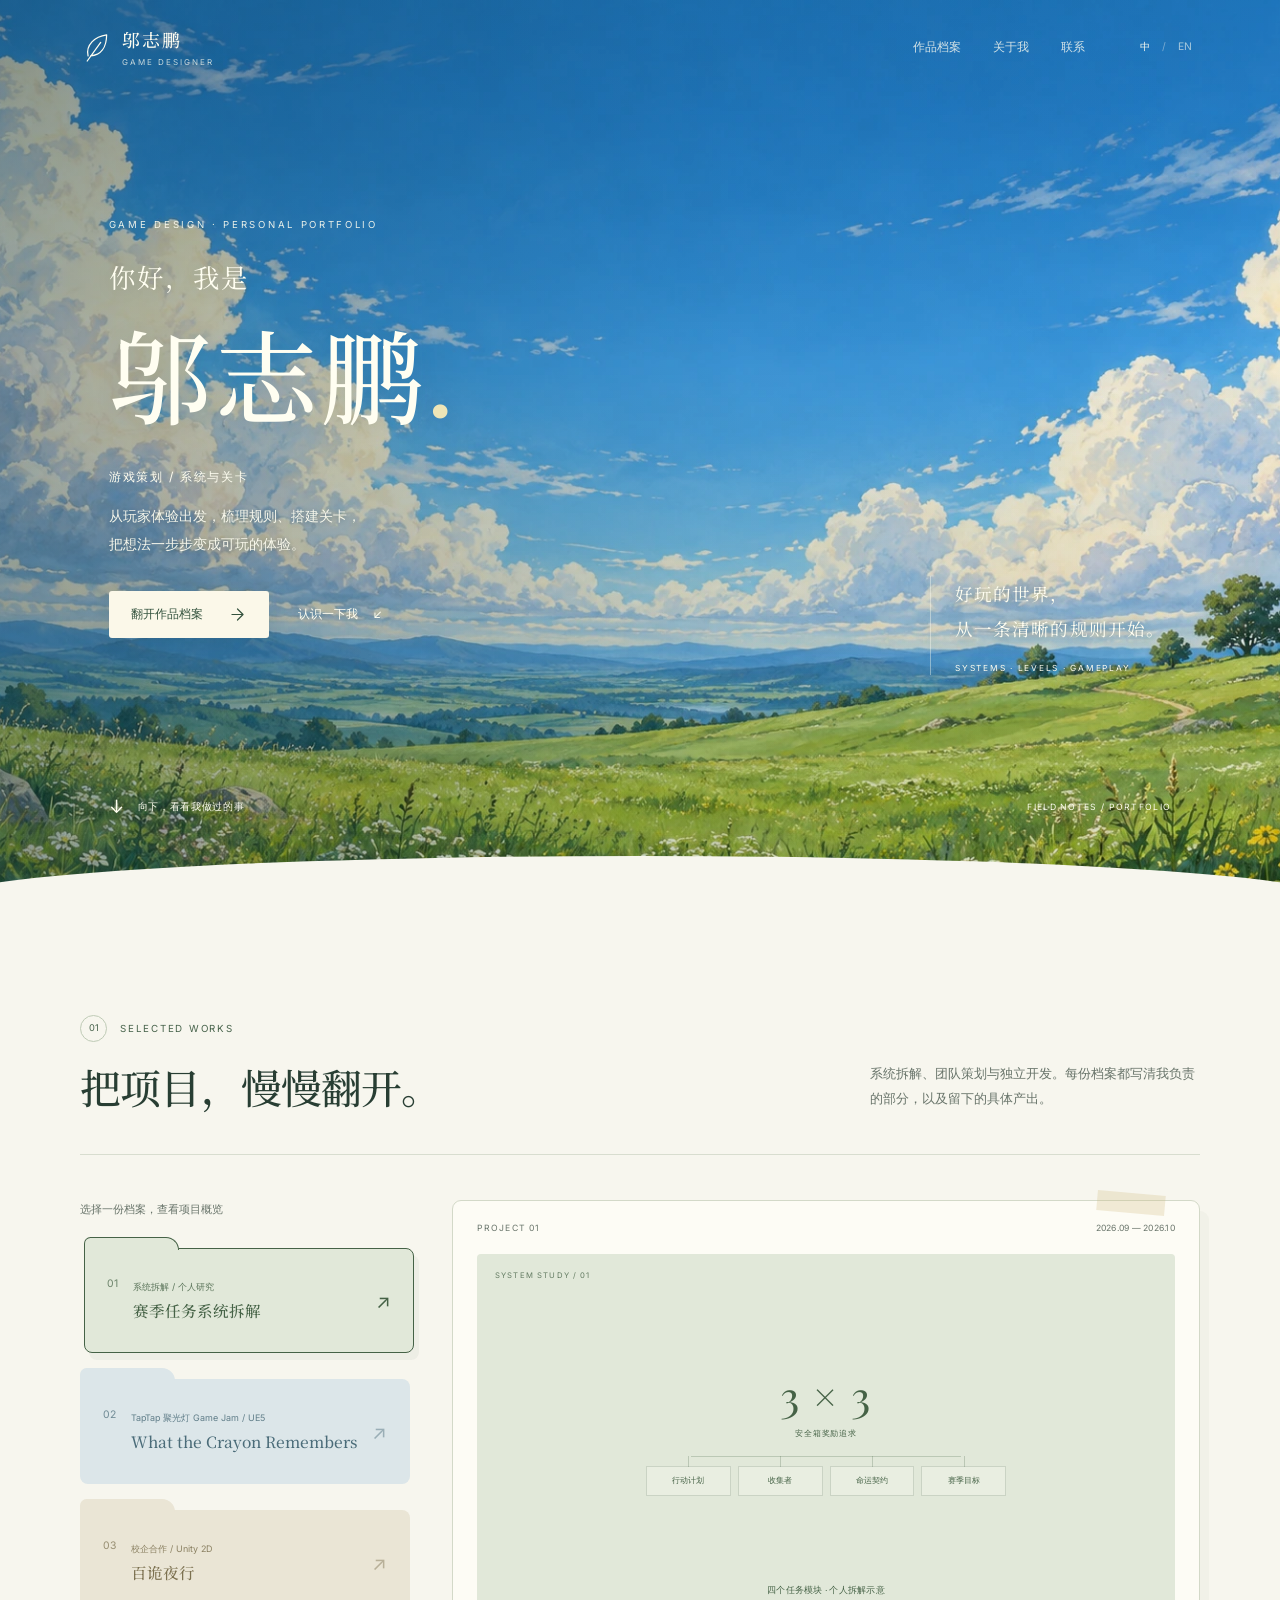
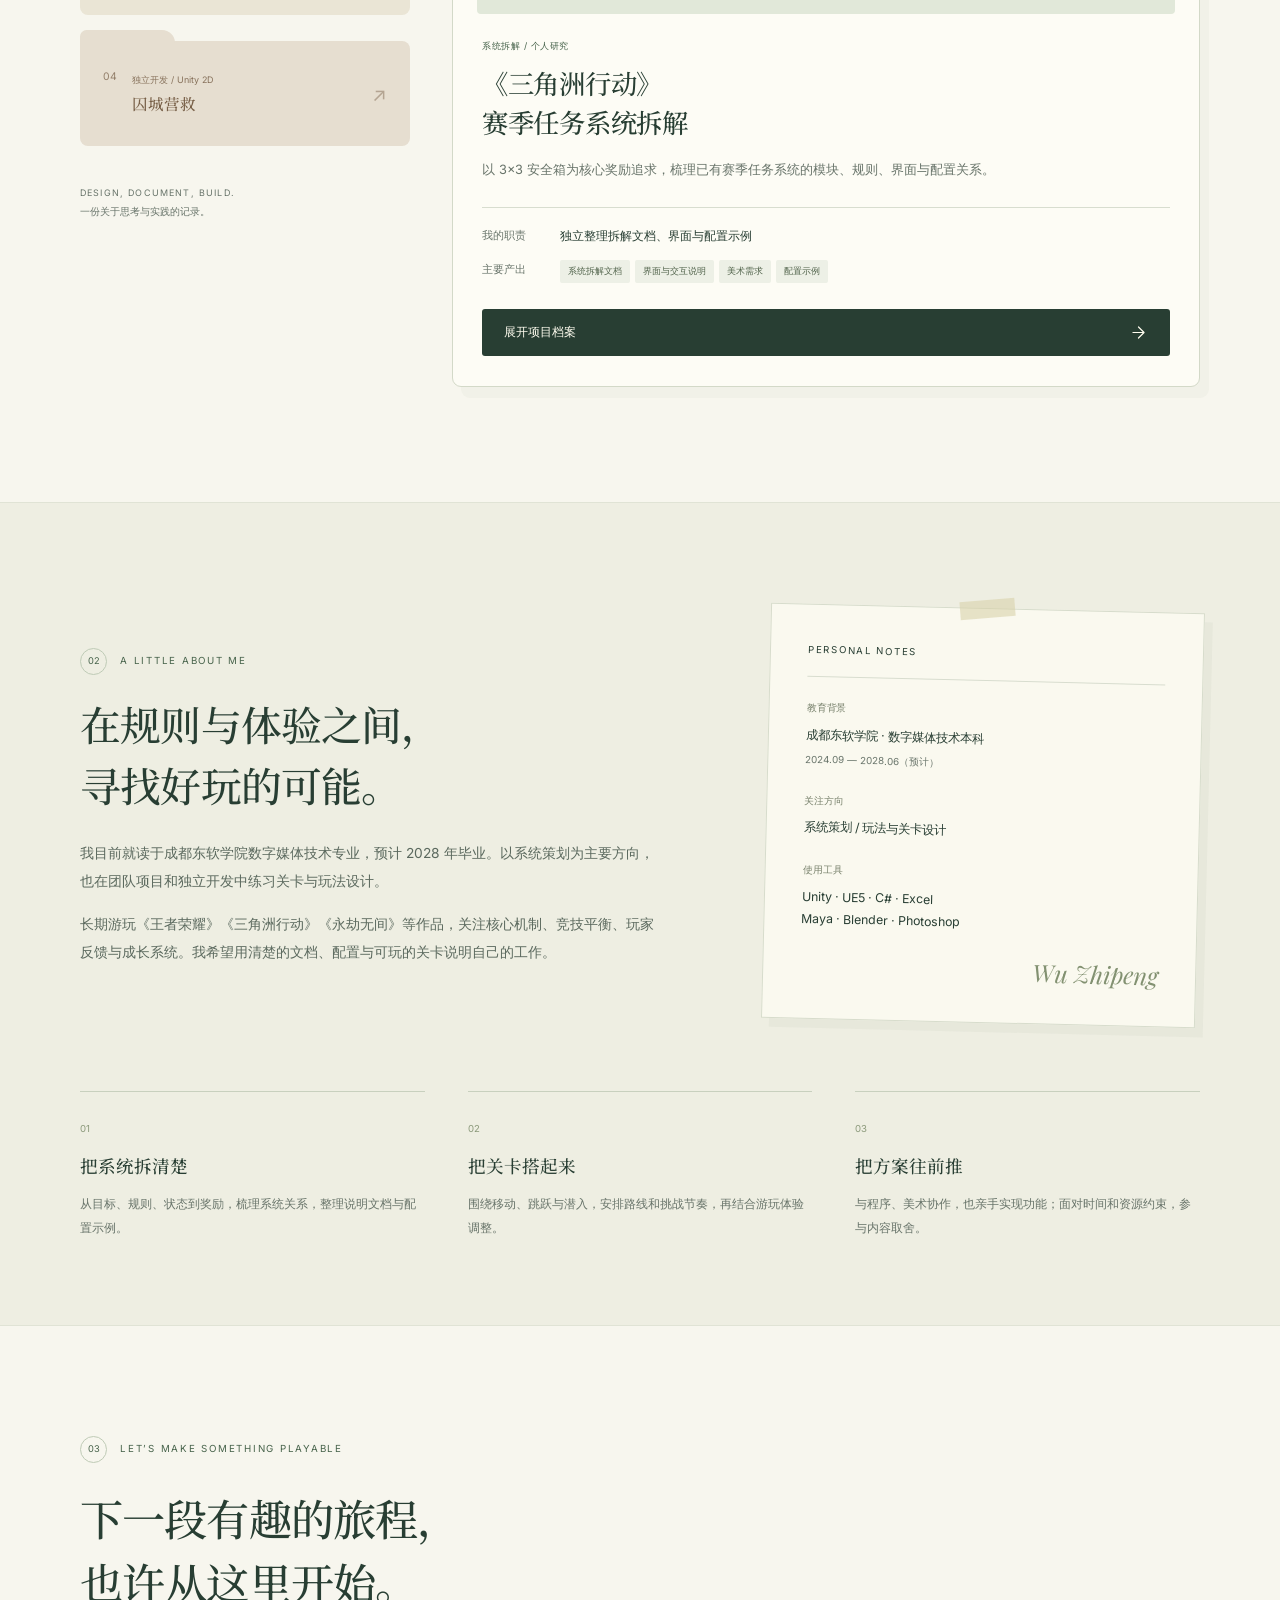
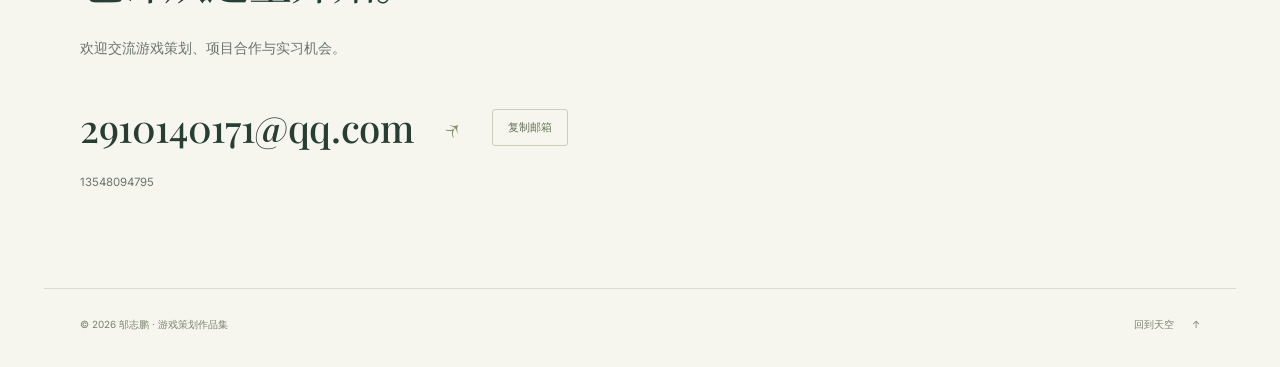
<file: index.html>
<!doctype html><html lang="zh-CN"><head><meta charset="utf-8"><meta name="viewport" content="width=device-width,initial-scale=1"><title>邬志鹏 · 游戏策划作品集</title><meta name="description" content="邬志鹏的游戏策划作品集。系统拆解、玩法与关卡设计，以及 Unity 2D 独立开发实践。"><meta name="theme-color" content="#f6f5ed"><link rel="icon" href="data:,"><link rel="preconnect" href="https://fonts.googleapis.com"><link rel="preconnect" href="https://fonts.gstatic.com" crossorigin><link href="https://fonts.googleapis.com/css2?family=Inter:wght@400;500;600&family=Noto+Serif+SC:wght@400;500;600&family=Playfair+Display:ital,wght@0,400;0,500;0,600;1,400&display=swap" rel="stylesheet"><link rel="stylesheet" href="css/style.css"><link rel="preload" as="image" href="images/meadow-sky.webp"><meta property="og:type" content="website"><meta property="og:title" content="邬志鹏 · 游戏策划作品集"><meta property="og:description" content="邬志鹏的游戏策划作品集。系统拆解、玩法与关卡设计，以及 Unity 2D 独立开发实践。"><script>try{if(!false&&location.hash==='#projects'&&sessionStorage.getItem('portfolio-archive-return'))document.documentElement.classList.add('restoring');}catch{}</script><noscript><style>.restoring{visibility:visible!important}.archive-tabs{display:none}</style></noscript><script defer src="js/content.js"></script><script defer src="js/views.js"></script><script defer src="js/main.js"></script></head><body data-page="home"><div id="app"><a class="skip-link" href="#main">跳到正文</a><header class="site-header"><div class="header-inner"><a class="brand" href="#home" aria-label="邬志鹏"><svg class="brand-leaf" viewBox="0 0 32 36" fill="none" aria-hidden="true"><path d="M6 28C3 15 14 5 28 3c0 15-7 24-19 25M5 34 21 12" stroke="currentColor" stroke-width="1.5" stroke-linecap="round" stroke-linejoin="round"/></svg><span>邬志鹏<small>GAME DESIGNER</small></span></a><nav class="main-nav" aria-label="页面导航"><a href="#projects" data-nav="projects">作品档案</a><a href="#about" data-nav="about">关于我</a><a href="#contact" data-nav="contact">联系</a></nav><div class="language-switch" role="group" aria-label="Language / 语言"><button type="button" data-language="zh" aria-pressed="true" aria-label="中文">中</button><span aria-hidden="true">/</span><button type="button" data-language="en" aria-pressed="false" aria-label="English">EN</button></div></div></header><main id="main"><section class="hero" id="home" aria-labelledby="hero-title"><div class="hero-landscape" aria-hidden="true"></div><div class="hero-shade" aria-hidden="true"></div><div class="hero-inner"><p class="hero-eyebrow">GAME DESIGN · PERSONAL PORTFOLIO</p><h1 id="hero-title"><span>你好，我是</span><strong>邬志鹏<span class="name-dot">.</span></strong></h1><p class="hero-role">游戏策划 / 系统与关卡</p><p class="hero-description">从玩家体验出发，梳理规则、搭建关卡，<br>把想法一步步变成可玩的体验。</p><div class="hero-actions"><a class="button button-paper" href="#projects">翻开作品档案<svg viewBox="0 0 24 24" fill="none" aria-hidden="true"><path d="M5 12h14M12 5l7 7-7 7" stroke="currentColor" stroke-width="1.5" stroke-linecap="round" stroke-linejoin="round"/></svg></a><a class="text-link" href="#about">认识一下我<span aria-hidden="true">↙</span></a></div></div><p class="hero-note">好玩的世界，<br>从一条清晰的规则开始。<small>SYSTEMS · LEVELS · GAMEPLAY</small></p><a class="hero-scroll" href="#projects"><span aria-hidden="true">↓</span>向下，看看我做过的事</a><span class="hero-edition" aria-hidden="true">FIELD NOTES / PORTFOLIO</span></section>
  <section class="archives content-section" id="projects" aria-labelledby="archive-title"><div class="section-intro"><div><p class="eyebrow"><span class="section-number">01</span>SELECTED WORKS</p><h2 id="archive-title">把项目，慢慢翻开。</h2></div><p class="section-description">系统拆解、团队策划与独立开发。每份档案都写清我负责的部分，以及留下的具体产出。</p></div><div class="archive-workspace"><div class="archive-index"><p class="index-hint">选择一份档案，查看项目概览</p><div class="archive-tabs" role="tablist" aria-label="作品档案" aria-orientation="vertical"><button class="archive-tab accent-sage is-selected" type="button" id="tab-delta-force" role="tab" aria-selected="true" aria-controls="project-preview" tabindex="0" data-project-select="delta-force"><span class="tab-number">01</span><span class="tab-text"><small>系统拆解 / 个人研究</small><strong>赛季任务系统拆解</strong></span><span class="tab-arrow" aria-hidden="true">↗</span></button><button class="archive-tab accent-sky" type="button" id="tab-crayon" role="tab" aria-selected="false" aria-controls="project-preview" tabindex="-1" data-project-select="crayon"><span class="tab-number">02</span><span class="tab-text"><small>TapTap 聚光灯 Game Jam / UE5</small><strong>What the Crayon Remembers</strong></span><span class="tab-arrow" aria-hidden="true">↗</span></button><button class="archive-tab accent-sand" type="button" id="tab-baigui" role="tab" aria-selected="false" aria-controls="project-preview" tabindex="-1" data-project-select="baigui"><span class="tab-number">03</span><span class="tab-text"><small>校企合作 / Unity 2D</small><strong>百诡夜行</strong></span><span class="tab-arrow" aria-hidden="true">↗</span></button><button class="archive-tab accent-earth" type="button" id="tab-prison-rescue" role="tab" aria-selected="false" aria-controls="project-preview" tabindex="-1" data-project-select="prison-rescue"><span class="tab-number">04</span><span class="tab-text"><small>独立开发 / Unity 2D</small><strong>囚城营救</strong></span><span class="tab-arrow" aria-hidden="true">↗</span></button></div><p class="index-note">DESIGN, DOCUMENT, BUILD.<br><span>一份关于思考与实践的记录。</span></p></div><div id="project-preview" class="project-showcase accent-sage" role="tabpanel" aria-labelledby="tab-delta-force" tabindex="0"><div class="showcase-topline"><span>PROJECT 01</span><span>2026.09 — 2026.10</span></div><div class="archive-art art-systems" role="img" aria-label="四个任务模块 · 个人拆解示意"><span class="art-label">SYSTEM STUDY / 01</span><div class="system-map"><div class="system-core">3 × 3<small>安全箱奖励追求</small></div><div class="system-modules"><span>行动计划</span><span>收集者</span><span>命运契约</span><span>赛季目标</span></div></div><span class="art-caption">四个任务模块 · 个人拆解示意</span></div><div class="showcase-copy"><p class="eyebrow">系统拆解 / 个人研究</p><h3>《三角洲行动》<br>赛季任务系统拆解</h3><p class="project-summary">以 3×3 安全箱为核心奖励追求，梳理已有赛季任务系统的模块、规则、界面与配置关系。</p><dl class="project-facts"><div><dt>我的职责</dt><dd>独立整理拆解文档、界面与配置示例</dd></div><div><dt>主要产出</dt><dd class="output-tags"><span>系统拆解文档</span><span>界面与交互说明</span><span>美术需求</span><span>配置示例</span></dd></div></dl><a class="button button-ink project-detail-link" href="projects/delta-force.html" data-project-open="delta-force">展开项目档案<svg viewBox="0 0 24 24" fill="none" aria-hidden="true"><path d="M5 12h14M12 5l7 7-7 7" stroke="currentColor" stroke-width="1.5" stroke-linecap="round" stroke-linejoin="round"/></svg></a></div></div></div><noscript><div class="noscript-projects"><p>也可以直接访问各项目详情：</p><a href="projects/delta-force.html">赛季任务系统拆解 <svg viewBox="0 0 24 24" fill="none" aria-hidden="true"><path d="M5 12h14M12 5l7 7-7 7" stroke="currentColor" stroke-width="1.5" stroke-linecap="round" stroke-linejoin="round"/></svg></a><a href="projects/crayon.html">What the Crayon Remembers <svg viewBox="0 0 24 24" fill="none" aria-hidden="true"><path d="M5 12h14M12 5l7 7-7 7" stroke="currentColor" stroke-width="1.5" stroke-linecap="round" stroke-linejoin="round"/></svg></a><a href="projects/baigui.html">百诡夜行 <svg viewBox="0 0 24 24" fill="none" aria-hidden="true"><path d="M5 12h14M12 5l7 7-7 7" stroke="currentColor" stroke-width="1.5" stroke-linecap="round" stroke-linejoin="round"/></svg></a><a href="projects/prison-rescue.html">囚城营救 <svg viewBox="0 0 24 24" fill="none" aria-hidden="true"><path d="M5 12h14M12 5l7 7-7 7" stroke="currentColor" stroke-width="1.5" stroke-linecap="round" stroke-linejoin="round"/></svg></a></div></noscript></section>
  <section class="about-section" id="about" aria-labelledby="about-title"><div class="about-inner content-section"><div class="about-heading"><p class="eyebrow"><span class="section-number">02</span>A LITTLE ABOUT ME</p><h2 id="about-title">在规则与体验之间，<br>寻找好玩的可能。</h2><p>我目前就读于成都东软学院数字媒体技术专业，预计 2028 年毕业。以系统策划为主要方向，也在团队项目和独立开发中练习关卡与玩法设计。</p><p>长期游玩《王者荣耀》《三角洲行动》《永劫无间》等作品，关注核心机制、竞技平衡、玩家反馈与成长系统。我希望用清楚的文档、配置与可玩的关卡说明自己的工作。</p></div><div class="profile-note"><span class="note-pin" aria-hidden="true"></span><p class="note-heading">PERSONAL NOTES</p><dl><div><dt>教育背景</dt><dd>成都东软学院 · 数字媒体技术本科<small>2024.09 — 2028.06（预计）</small></dd></div><div><dt>关注方向</dt><dd>系统策划 / 玩法与关卡设计</dd></div><div><dt>使用工具</dt><dd>Unity · UE5 · C# · Excel<br>Maya · Blender · Photoshop</dd></div></dl><span class="note-signature">Wu Zhipeng</span></div></div><div class="skill-strip content-section"><article><span>01</span><h3>把系统拆清楚</h3><p>从目标、规则、状态到奖励，梳理系统关系，整理说明文档与配置示例。</p></article><article><span>02</span><h3>把关卡搭起来</h3><p>围绕移动、跳跃与潜入，安排路线和挑战节奏，再结合游玩体验调整。</p></article><article><span>03</span><h3>把方案往前推</h3><p>与程序、美术协作，也亲手实现功能；面对时间和资源约束，参与内容取舍。</p></article></div></section>
  <section class="contact-section content-section" id="contact" aria-labelledby="contact-title"><p class="eyebrow"><span class="section-number">03</span>LET’S MAKE SOMETHING PLAYABLE</p><h2 id="contact-title">下一段有趣的旅程，<br>也许从这里开始。</h2><p>欢迎交流游戏策划、项目合作与实习机会。</p><div class="email-row"><a class="contact-email" href="mailto:2910140171@qq.com">2910140171@qq.com<span aria-hidden="true">↗</span></a><button class="copy-email" type="button" data-copy-email="2910140171@qq.com">复制邮箱</button></div><div class="contact-subrow"><a href="tel:13548094795">13548094795</a><span class="copy-status" role="status" aria-live="polite"></span></div></section></main><footer class="site-footer"><span>© 2026 邬志鹏 · 游戏策划作品集</span><a href="#home">回到天空 <span aria-hidden="true">↑</span></a></footer></div></body></html>
</file>
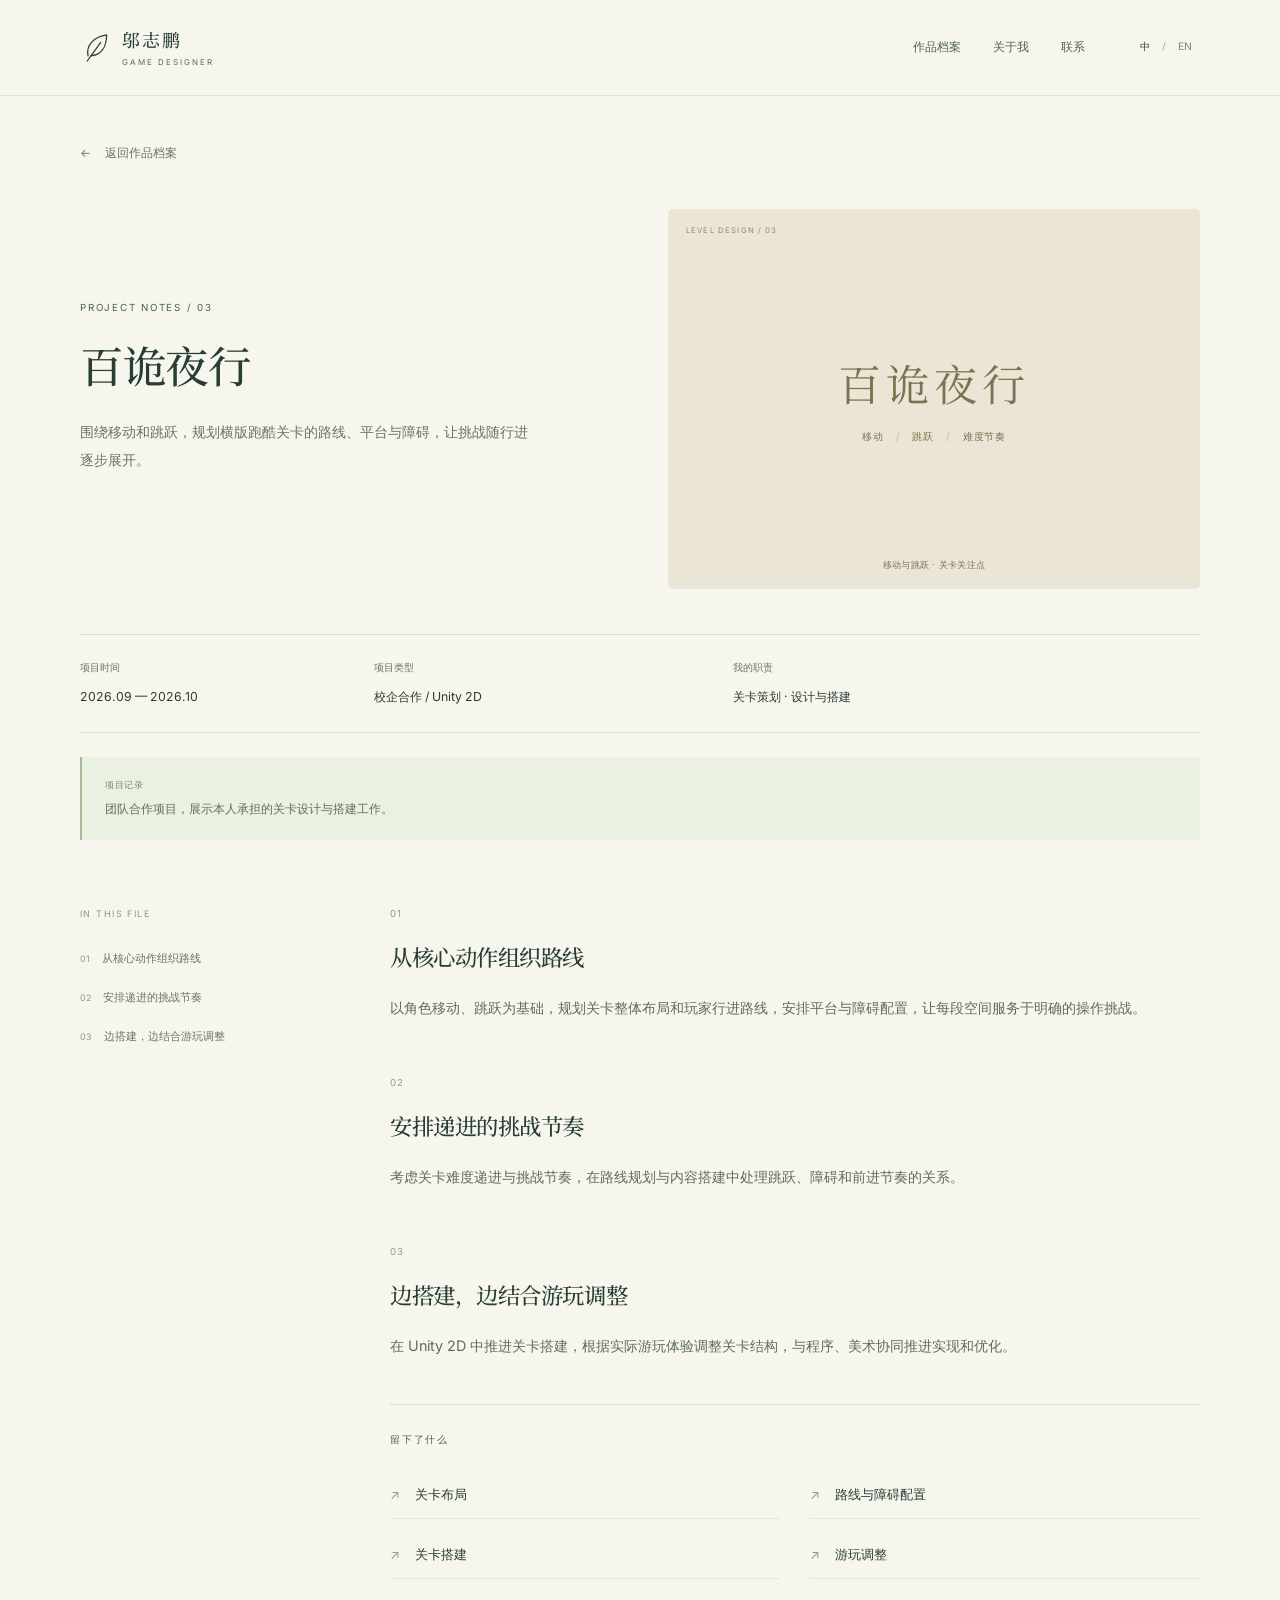
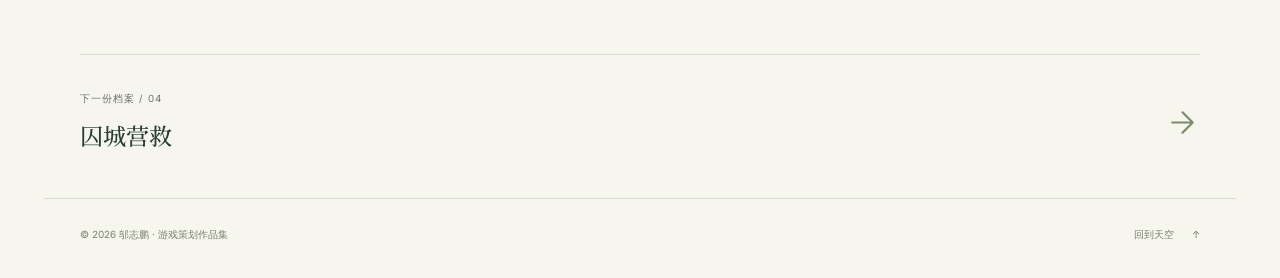
<file: projects/baigui.html>
<!doctype html><html lang="zh-CN"><head><meta charset="utf-8"><meta name="viewport" content="width=device-width,initial-scale=1"><title>百诡夜行 · 邬志鹏</title><meta name="description" content="围绕移动和跳跃，规划横版跑酷关卡的路线、平台与障碍，让挑战随行进逐步展开。"><meta name="theme-color" content="#f6f5ed"><link rel="icon" href="data:,"><link rel="preconnect" href="https://fonts.googleapis.com"><link rel="preconnect" href="https://fonts.gstatic.com" crossorigin><link href="https://fonts.googleapis.com/css2?family=Inter:wght@400;500;600&family=Noto+Serif+SC:wght@400;500;600&family=Playfair+Display:ital,wght@0,400;0,500;0,600;1,400&display=swap" rel="stylesheet"><link rel="stylesheet" href="../css/style.css"><meta property="og:type" content="website"><meta property="og:title" content="百诡夜行 · 邬志鹏"><meta property="og:description" content="围绕移动和跳跃，规划横版跑酷关卡的路线、平台与障碍，让挑战随行进逐步展开。"><script>try{if(!true&&location.hash==='#projects'&&sessionStorage.getItem('portfolio-archive-return'))document.documentElement.classList.add('restoring');}catch{}</script><noscript><style>.restoring{visibility:visible!important}.archive-tabs{display:none}</style></noscript><script defer src="../js/content.js"></script><script defer src="../js/views.js"></script><script defer src="../js/main.js"></script></head><body data-page="detail" data-project="baigui"><div id="app"><a class="skip-link" href="#main">跳到正文</a><header class="site-header is-solid"><div class="header-inner"><a class="brand" href="../index.html#home" aria-label="邬志鹏"><svg class="brand-leaf" viewBox="0 0 32 36" fill="none" aria-hidden="true"><path d="M6 28C3 15 14 5 28 3c0 15-7 24-19 25M5 34 21 12" stroke="currentColor" stroke-width="1.5" stroke-linecap="round" stroke-linejoin="round"/></svg><span>邬志鹏<small>GAME DESIGNER</small></span></a><nav class="main-nav" aria-label="页面导航"><a href="../index.html#projects" data-nav="projects">作品档案</a><a href="../index.html#about" data-nav="about">关于我</a><a href="../index.html#contact" data-nav="contact">联系</a></nav><div class="language-switch" role="group" aria-label="Language / 语言"><button type="button" data-language="zh" aria-pressed="true" aria-label="中文">中</button><span aria-hidden="true">/</span><button type="button" data-language="en" aria-pressed="false" aria-label="English">EN</button></div></div></header><main id="main" class="detail-main accent-sand"><div class="detail-container"><a class="back-link" href="../index.html#projects" data-back-to-archive><span aria-hidden="true">←</span>返回作品档案</a><div class="detail-hero"><div class="detail-intro"><p class="eyebrow">PROJECT NOTES / 03</p><h1>百诡夜行</h1><p class="detail-summary">围绕移动和跳跃，规划横版跑酷关卡的路线、平台与障碍，让挑战随行进逐步展开。</p><div class="detail-links"></div></div><div class="detail-cover"><div class="archive-art art-levels" role="img" aria-label="移动与跳跃 · 关卡关注点"><span class="art-label">LEVEL DESIGN / 03</span><strong>百诡夜行</strong><div class="level-words"><span>移动</span><i aria-hidden="true">/</i><span>跳跃</span><i aria-hidden="true">/</i><span>难度节奏</span></div><span class="art-caption">移动与跳跃 · 关卡关注点</span></div></div></div><dl class="detail-facts"><div><dt>项目时间</dt><dd>2026.09 — 2026.10</dd></div><div><dt>项目类型</dt><dd>校企合作 / Unity 2D</dd></div><div><dt>我的职责</dt><dd>关卡策划 · 设计与搭建</dd></div></dl><p class="scope-note"><span>项目记录</span>团队合作项目，展示本人承担的关卡设计与搭建工作。</p><div class="detail-editorial"><aside><span>IN THIS FILE</span><nav aria-label="内容结构"><a href="#note-1"><small>01</small>从核心动作组织路线</a><a href="#note-2"><small>02</small>安排递进的挑战节奏</a><a href="#note-3"><small>03</small>边搭建，边结合游玩调整</a></nav></aside><div class="detail-article"><section class="detail-block" id="note-1"><span class="block-number">01</span><h2>从核心动作组织路线</h2><p>以角色移动、跳跃为基础，规划关卡整体布局和玩家行进路线，安排平台与障碍配置，让每段空间服务于明确的操作挑战。</p></section><section class="detail-block" id="note-2"><span class="block-number">02</span><h2>安排递进的挑战节奏</h2><p>考虑关卡难度递进与挑战节奏，在路线规划与内容搭建中处理跳跃、障碍和前进节奏的关系。</p></section><section class="detail-block" id="note-3"><span class="block-number">03</span><h2>边搭建，边结合游玩调整</h2><p>在 Unity 2D 中推进关卡搭建，根据实际游玩体验调整关卡结构，与程序、美术协同推进实现和优化。</p></section><section class="deliverables"><p class="eyebrow">留下了什么</p><ul><li><span aria-hidden="true">↗</span>关卡布局</li><li><span aria-hidden="true">↗</span>路线与障碍配置</li><li><span aria-hidden="true">↗</span>关卡搭建</li><li><span aria-hidden="true">↗</span>游玩调整</li></ul></section></div></div><a class="next-project" href="prison-rescue.html"><span><small>下一份档案 / 04</small><strong>囚城营救</strong></span><svg viewBox="0 0 24 24" fill="none" aria-hidden="true"><path d="M5 12h14M12 5l7 7-7 7" stroke="currentColor" stroke-width="1.5" stroke-linecap="round" stroke-linejoin="round"/></svg></a></div></main><footer class="site-footer"><span>© 2026 邬志鹏 · 游戏策划作品集</span><a href="../index.html#home">回到天空 <span aria-hidden="true">↑</span></a></footer></div></body></html>
</file>
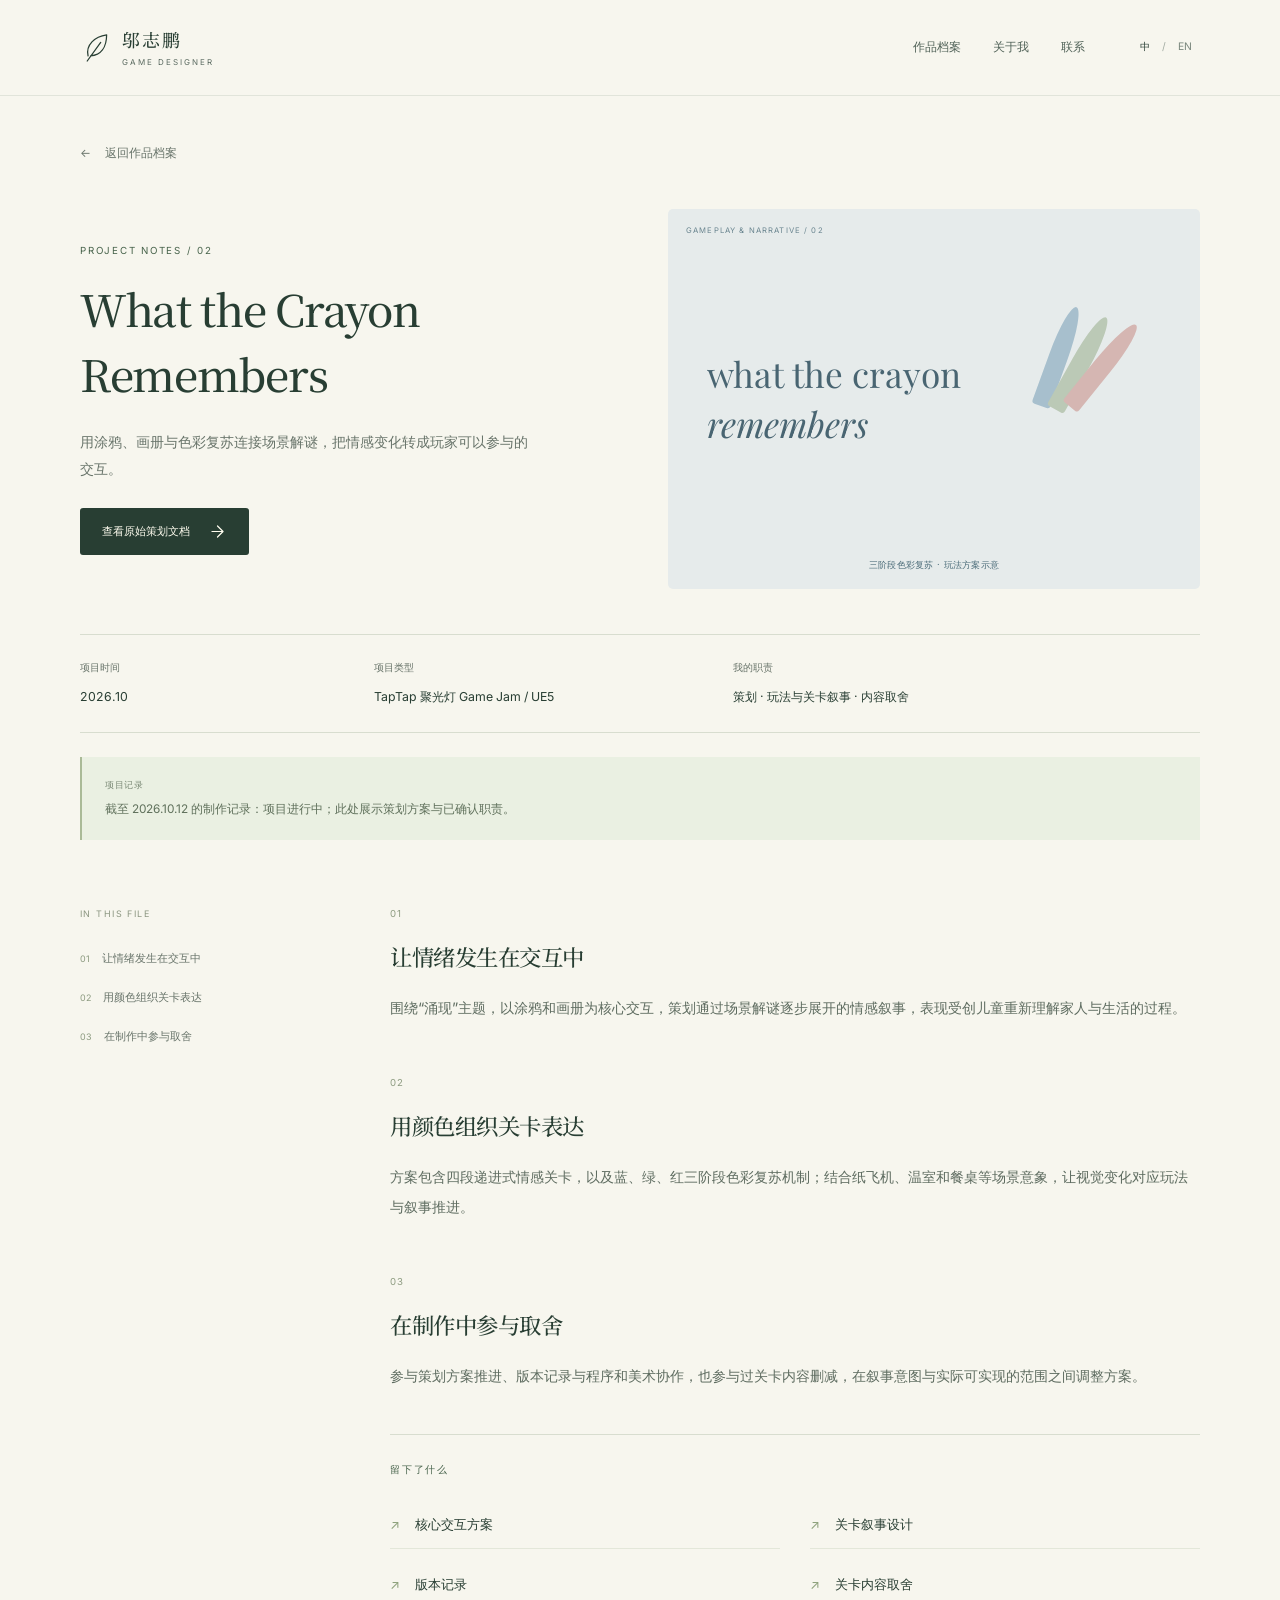
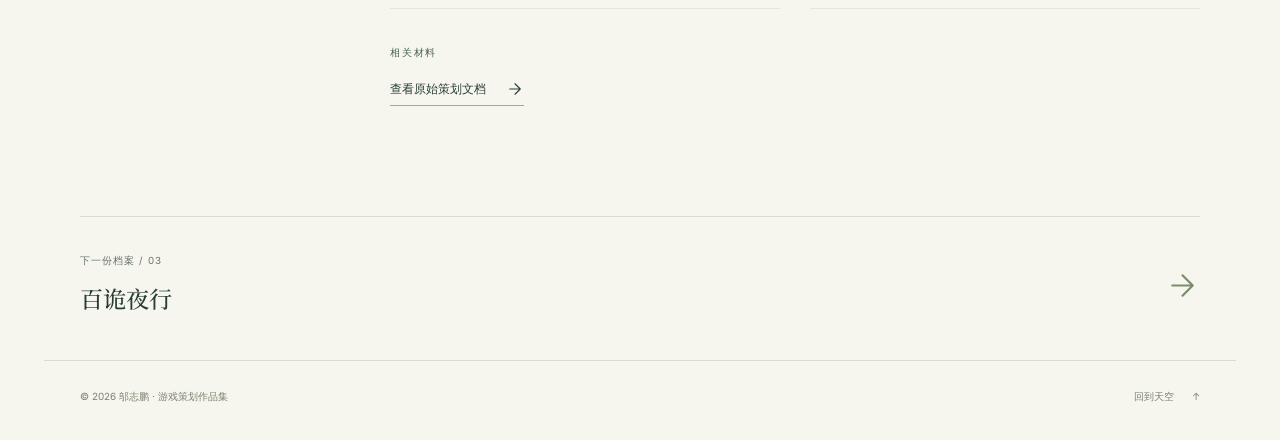
<file: projects/crayon.html>
<!doctype html><html lang="zh-CN"><head><meta charset="utf-8"><meta name="viewport" content="width=device-width,initial-scale=1"><title>What the Crayon Remembers · 邬志鹏</title><meta name="description" content="用涂鸦、画册与色彩复苏连接场景解谜，把情感变化转成玩家可以参与的交互。"><meta name="theme-color" content="#f6f5ed"><link rel="icon" href="data:,"><link rel="preconnect" href="https://fonts.googleapis.com"><link rel="preconnect" href="https://fonts.gstatic.com" crossorigin><link href="https://fonts.googleapis.com/css2?family=Inter:wght@400;500;600&family=Noto+Serif+SC:wght@400;500;600&family=Playfair+Display:ital,wght@0,400;0,500;0,600;1,400&display=swap" rel="stylesheet"><link rel="stylesheet" href="../css/style.css"><meta property="og:type" content="website"><meta property="og:title" content="What the Crayon Remembers · 邬志鹏"><meta property="og:description" content="用涂鸦、画册与色彩复苏连接场景解谜，把情感变化转成玩家可以参与的交互。"><script>try{if(!true&&location.hash==='#projects'&&sessionStorage.getItem('portfolio-archive-return'))document.documentElement.classList.add('restoring');}catch{}</script><noscript><style>.restoring{visibility:visible!important}.archive-tabs{display:none}</style></noscript><script defer src="../js/content.js"></script><script defer src="../js/views.js"></script><script defer src="../js/main.js"></script></head><body data-page="detail" data-project="crayon"><div id="app"><a class="skip-link" href="#main">跳到正文</a><header class="site-header is-solid"><div class="header-inner"><a class="brand" href="../index.html#home" aria-label="邬志鹏"><svg class="brand-leaf" viewBox="0 0 32 36" fill="none" aria-hidden="true"><path d="M6 28C3 15 14 5 28 3c0 15-7 24-19 25M5 34 21 12" stroke="currentColor" stroke-width="1.5" stroke-linecap="round" stroke-linejoin="round"/></svg><span>邬志鹏<small>GAME DESIGNER</small></span></a><nav class="main-nav" aria-label="页面导航"><a href="../index.html#projects" data-nav="projects">作品档案</a><a href="../index.html#about" data-nav="about">关于我</a><a href="../index.html#contact" data-nav="contact">联系</a></nav><div class="language-switch" role="group" aria-label="Language / 语言"><button type="button" data-language="zh" aria-pressed="true" aria-label="中文">中</button><span aria-hidden="true">/</span><button type="button" data-language="en" aria-pressed="false" aria-label="English">EN</button></div></div></header><main id="main" class="detail-main accent-sky"><div class="detail-container"><a class="back-link" href="../index.html#projects" data-back-to-archive><span aria-hidden="true">←</span>返回作品档案</a><div class="detail-hero"><div class="detail-intro"><p class="eyebrow">PROJECT NOTES / 02</p><h1>What the Crayon<br>Remembers</h1><p class="detail-summary">用涂鸦、画册与色彩复苏连接场景解谜，把情感变化转成玩家可以参与的交互。</p><div class="detail-links"><a class="button button-ink" href="https://my.feishu.cn/wiki/ZepXwuC2Ziq12Pk4xGUci52onmb?sheet=bw1g5b" target="_blank" rel="noopener noreferrer">查看原始策划文档<svg viewBox="0 0 24 24" fill="none" aria-hidden="true"><path d="M5 12h14M12 5l7 7-7 7" stroke="currentColor" stroke-width="1.5" stroke-linecap="round" stroke-linejoin="round"/></svg></a></div></div><div class="detail-cover"><div class="archive-art art-crayon" role="img" aria-label="三阶段色彩复苏 · 玩法方案示意"><span class="art-label">GAMEPLAY & NARRATIVE / 02</span><div class="crayon-colors"><i></i><i></i><i></i></div><p class="crayon-wordmark">what the crayon<br><em>remembers</em></p><span class="art-caption">三阶段色彩复苏 · 玩法方案示意</span></div></div></div><dl class="detail-facts"><div><dt>项目时间</dt><dd>2026.10</dd></div><div><dt>项目类型</dt><dd>TapTap 聚光灯 Game Jam / UE5</dd></div><div><dt>我的职责</dt><dd>策划 · 玩法与关卡叙事 · 内容取舍</dd></div></dl><p class="scope-note"><span>项目记录</span>截至 2026.10.12 的制作记录：项目进行中；此处展示策划方案与已确认职责。</p><div class="detail-editorial"><aside><span>IN THIS FILE</span><nav aria-label="内容结构"><a href="#note-1"><small>01</small>让情绪发生在交互中</a><a href="#note-2"><small>02</small>用颜色组织关卡表达</a><a href="#note-3"><small>03</small>在制作中参与取舍</a></nav></aside><div class="detail-article"><section class="detail-block" id="note-1"><span class="block-number">01</span><h2>让情绪发生在交互中</h2><p>围绕“涌现”主题，以涂鸦和画册为核心交互，策划通过场景解谜逐步展开的情感叙事，表现受创儿童重新理解家人与生活的过程。</p></section><section class="detail-block" id="note-2"><span class="block-number">02</span><h2>用颜色组织关卡表达</h2><p>方案包含四段递进式情感关卡，以及蓝、绿、红三阶段色彩复苏机制；结合纸飞机、温室和餐桌等场景意象，让视觉变化对应玩法与叙事推进。</p></section><section class="detail-block" id="note-3"><span class="block-number">03</span><h2>在制作中参与取舍</h2><p>参与策划方案推进、版本记录与程序和美术协作，也参与过关卡内容删减，在叙事意图与实际可实现的范围之间调整方案。</p></section><section class="deliverables"><p class="eyebrow">留下了什么</p><ul><li><span aria-hidden="true">↗</span>核心交互方案</li><li><span aria-hidden="true">↗</span>关卡叙事设计</li><li><span aria-hidden="true">↗</span>版本记录</li><li><span aria-hidden="true">↗</span>关卡内容取舍</li></ul></section><div class="source-material"><p class="eyebrow">相关材料</p><a href="https://my.feishu.cn/wiki/ZepXwuC2Ziq12Pk4xGUci52onmb?sheet=bw1g5b" target="_blank" rel="noopener noreferrer">查看原始策划文档<svg viewBox="0 0 24 24" fill="none" aria-hidden="true"><path d="M5 12h14M12 5l7 7-7 7" stroke="currentColor" stroke-width="1.5" stroke-linecap="round" stroke-linejoin="round"/></svg></a></div></div></div><a class="next-project" href="baigui.html"><span><small>下一份档案 / 03</small><strong>百诡夜行</strong></span><svg viewBox="0 0 24 24" fill="none" aria-hidden="true"><path d="M5 12h14M12 5l7 7-7 7" stroke="currentColor" stroke-width="1.5" stroke-linecap="round" stroke-linejoin="round"/></svg></a></div></main><footer class="site-footer"><span>© 2026 邬志鹏 · 游戏策划作品集</span><a href="../index.html#home">回到天空 <span aria-hidden="true">↑</span></a></footer></div></body></html>
</file>
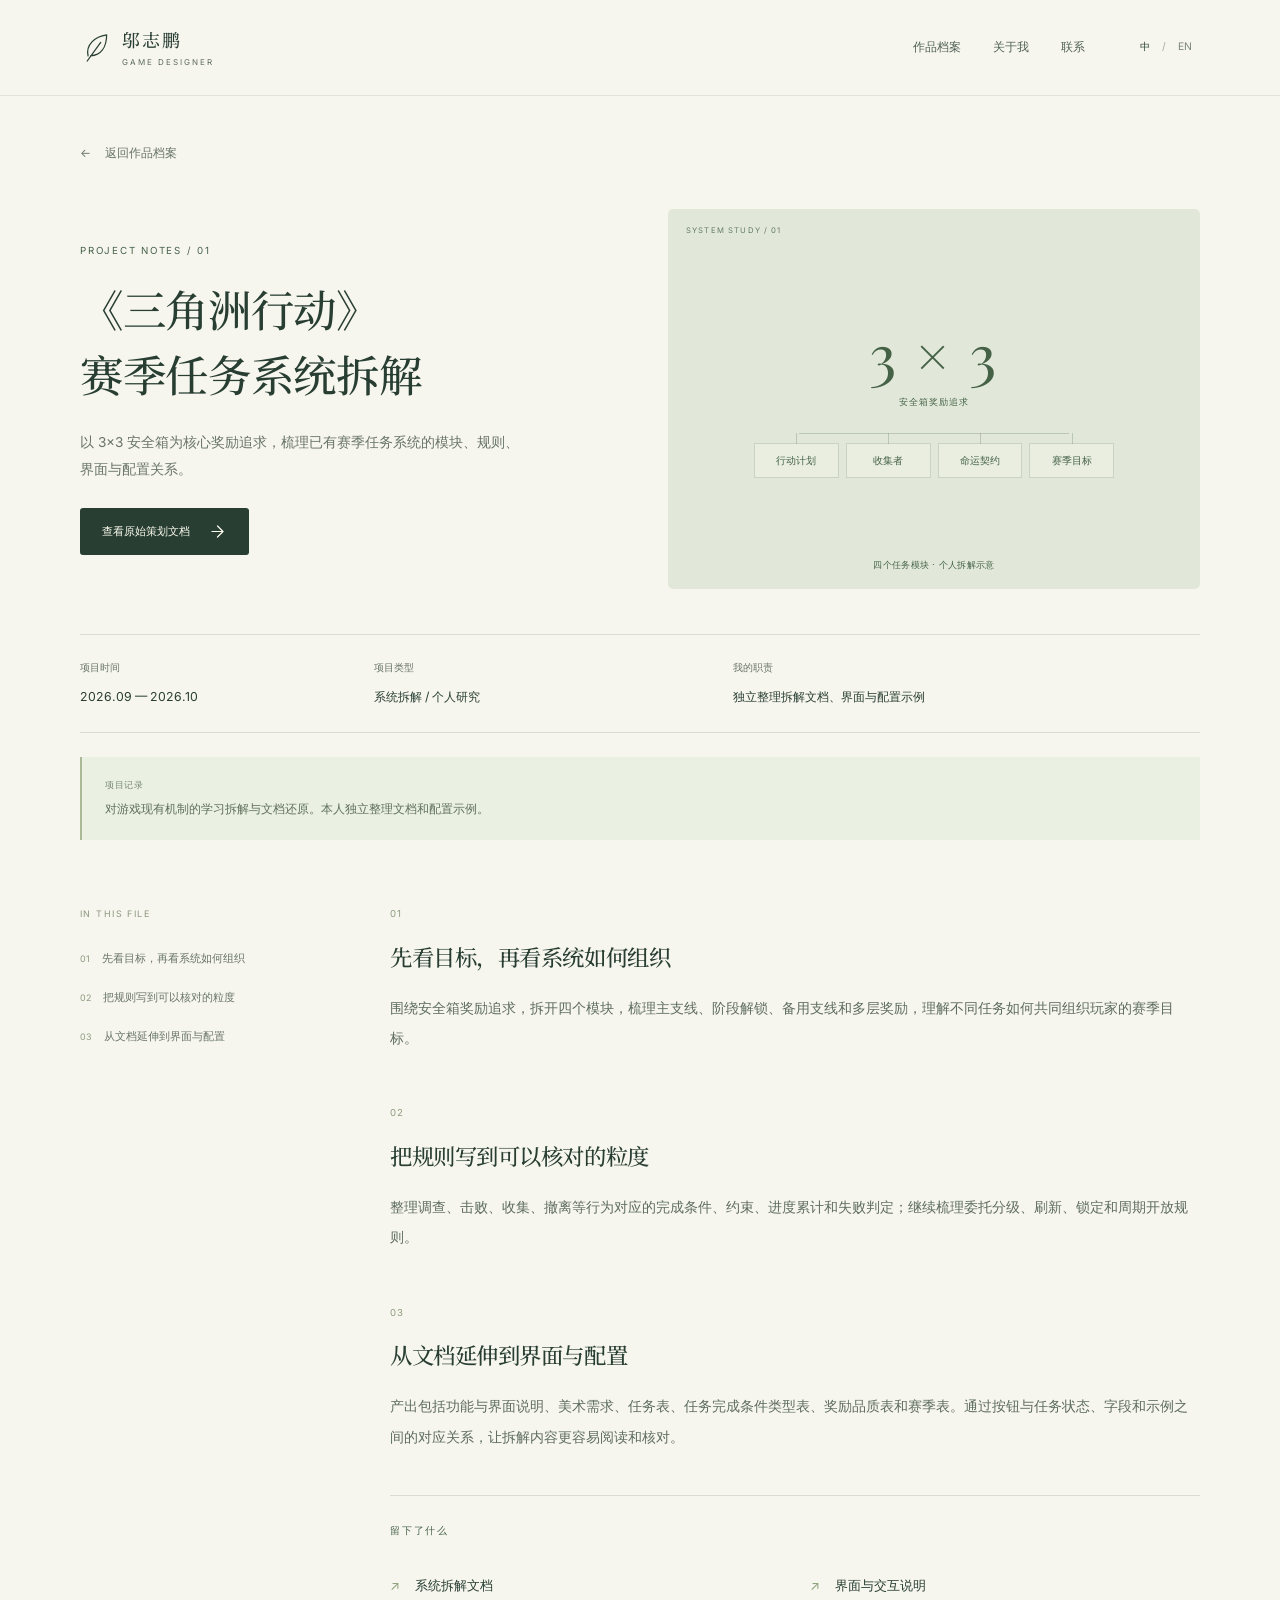
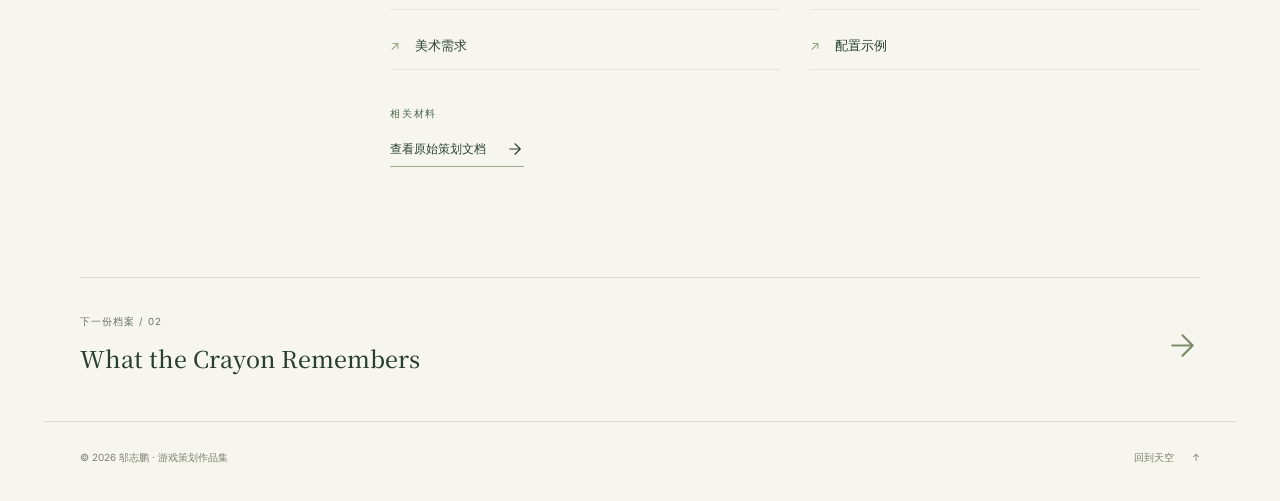
<file: projects/delta-force.html>
<!doctype html><html lang="zh-CN"><head><meta charset="utf-8"><meta name="viewport" content="width=device-width,initial-scale=1"><title>《三角洲行动》 赛季任务系统拆解 · 邬志鹏</title><meta name="description" content="以 3×3 安全箱为核心奖励追求，梳理已有赛季任务系统的模块、规则、界面与配置关系。"><meta name="theme-color" content="#f6f5ed"><link rel="icon" href="data:,"><link rel="preconnect" href="https://fonts.googleapis.com"><link rel="preconnect" href="https://fonts.gstatic.com" crossorigin><link href="https://fonts.googleapis.com/css2?family=Inter:wght@400;500;600&family=Noto+Serif+SC:wght@400;500;600&family=Playfair+Display:ital,wght@0,400;0,500;0,600;1,400&display=swap" rel="stylesheet"><link rel="stylesheet" href="../css/style.css"><meta property="og:type" content="website"><meta property="og:title" content="《三角洲行动》 赛季任务系统拆解 · 邬志鹏"><meta property="og:description" content="以 3×3 安全箱为核心奖励追求，梳理已有赛季任务系统的模块、规则、界面与配置关系。"><script>try{if(!true&&location.hash==='#projects'&&sessionStorage.getItem('portfolio-archive-return'))document.documentElement.classList.add('restoring');}catch{}</script><noscript><style>.restoring{visibility:visible!important}.archive-tabs{display:none}</style></noscript><script defer src="../js/content.js"></script><script defer src="../js/views.js"></script><script defer src="../js/main.js"></script></head><body data-page="detail" data-project="delta-force"><div id="app"><a class="skip-link" href="#main">跳到正文</a><header class="site-header is-solid"><div class="header-inner"><a class="brand" href="../index.html#home" aria-label="邬志鹏"><svg class="brand-leaf" viewBox="0 0 32 36" fill="none" aria-hidden="true"><path d="M6 28C3 15 14 5 28 3c0 15-7 24-19 25M5 34 21 12" stroke="currentColor" stroke-width="1.5" stroke-linecap="round" stroke-linejoin="round"/></svg><span>邬志鹏<small>GAME DESIGNER</small></span></a><nav class="main-nav" aria-label="页面导航"><a href="../index.html#projects" data-nav="projects">作品档案</a><a href="../index.html#about" data-nav="about">关于我</a><a href="../index.html#contact" data-nav="contact">联系</a></nav><div class="language-switch" role="group" aria-label="Language / 语言"><button type="button" data-language="zh" aria-pressed="true" aria-label="中文">中</button><span aria-hidden="true">/</span><button type="button" data-language="en" aria-pressed="false" aria-label="English">EN</button></div></div></header><main id="main" class="detail-main accent-sage"><div class="detail-container"><a class="back-link" href="../index.html#projects" data-back-to-archive><span aria-hidden="true">←</span>返回作品档案</a><div class="detail-hero"><div class="detail-intro"><p class="eyebrow">PROJECT NOTES / 01</p><h1>《三角洲行动》<br>赛季任务系统拆解</h1><p class="detail-summary">以 3×3 安全箱为核心奖励追求，梳理已有赛季任务系统的模块、规则、界面与配置关系。</p><div class="detail-links"><a class="button button-ink" href="https://www.kdocs.cn/l/cvb5vrwnXnym" target="_blank" rel="noopener noreferrer">查看原始策划文档<svg viewBox="0 0 24 24" fill="none" aria-hidden="true"><path d="M5 12h14M12 5l7 7-7 7" stroke="currentColor" stroke-width="1.5" stroke-linecap="round" stroke-linejoin="round"/></svg></a></div></div><div class="detail-cover"><div class="archive-art art-systems" role="img" aria-label="四个任务模块 · 个人拆解示意"><span class="art-label">SYSTEM STUDY / 01</span><div class="system-map"><div class="system-core">3 × 3<small>安全箱奖励追求</small></div><div class="system-modules"><span>行动计划</span><span>收集者</span><span>命运契约</span><span>赛季目标</span></div></div><span class="art-caption">四个任务模块 · 个人拆解示意</span></div></div></div><dl class="detail-facts"><div><dt>项目时间</dt><dd>2026.09 — 2026.10</dd></div><div><dt>项目类型</dt><dd>系统拆解 / 个人研究</dd></div><div><dt>我的职责</dt><dd>独立整理拆解文档、界面与配置示例</dd></div></dl><p class="scope-note"><span>项目记录</span>对游戏现有机制的学习拆解与文档还原。本人独立整理文档和配置示例。</p><div class="detail-editorial"><aside><span>IN THIS FILE</span><nav aria-label="内容结构"><a href="#note-1"><small>01</small>先看目标，再看系统如何组织</a><a href="#note-2"><small>02</small>把规则写到可以核对的粒度</a><a href="#note-3"><small>03</small>从文档延伸到界面与配置</a></nav></aside><div class="detail-article"><section class="detail-block" id="note-1"><span class="block-number">01</span><h2>先看目标，再看系统如何组织</h2><p>围绕安全箱奖励追求，拆开四个模块，梳理主支线、阶段解锁、备用支线和多层奖励，理解不同任务如何共同组织玩家的赛季目标。</p></section><section class="detail-block" id="note-2"><span class="block-number">02</span><h2>把规则写到可以核对的粒度</h2><p>整理调查、击败、收集、撤离等行为对应的完成条件、约束、进度累计和失败判定；继续梳理委托分级、刷新、锁定和周期开放规则。</p></section><section class="detail-block" id="note-3"><span class="block-number">03</span><h2>从文档延伸到界面与配置</h2><p>产出包括功能与界面说明、美术需求、任务表、任务完成条件类型表、奖励品质表和赛季表。通过按钮与任务状态、字段和示例之间的对应关系，让拆解内容更容易阅读和核对。</p></section><section class="deliverables"><p class="eyebrow">留下了什么</p><ul><li><span aria-hidden="true">↗</span>系统拆解文档</li><li><span aria-hidden="true">↗</span>界面与交互说明</li><li><span aria-hidden="true">↗</span>美术需求</li><li><span aria-hidden="true">↗</span>配置示例</li></ul></section><div class="source-material"><p class="eyebrow">相关材料</p><a href="https://www.kdocs.cn/l/cvb5vrwnXnym" target="_blank" rel="noopener noreferrer">查看原始策划文档<svg viewBox="0 0 24 24" fill="none" aria-hidden="true"><path d="M5 12h14M12 5l7 7-7 7" stroke="currentColor" stroke-width="1.5" stroke-linecap="round" stroke-linejoin="round"/></svg></a></div></div></div><a class="next-project" href="crayon.html"><span><small>下一份档案 / 02</small><strong>What the Crayon Remembers</strong></span><svg viewBox="0 0 24 24" fill="none" aria-hidden="true"><path d="M5 12h14M12 5l7 7-7 7" stroke="currentColor" stroke-width="1.5" stroke-linecap="round" stroke-linejoin="round"/></svg></a></div></main><footer class="site-footer"><span>© 2026 邬志鹏 · 游戏策划作品集</span><a href="../index.html#home">回到天空 <span aria-hidden="true">↑</span></a></footer></div></body></html>
</file>
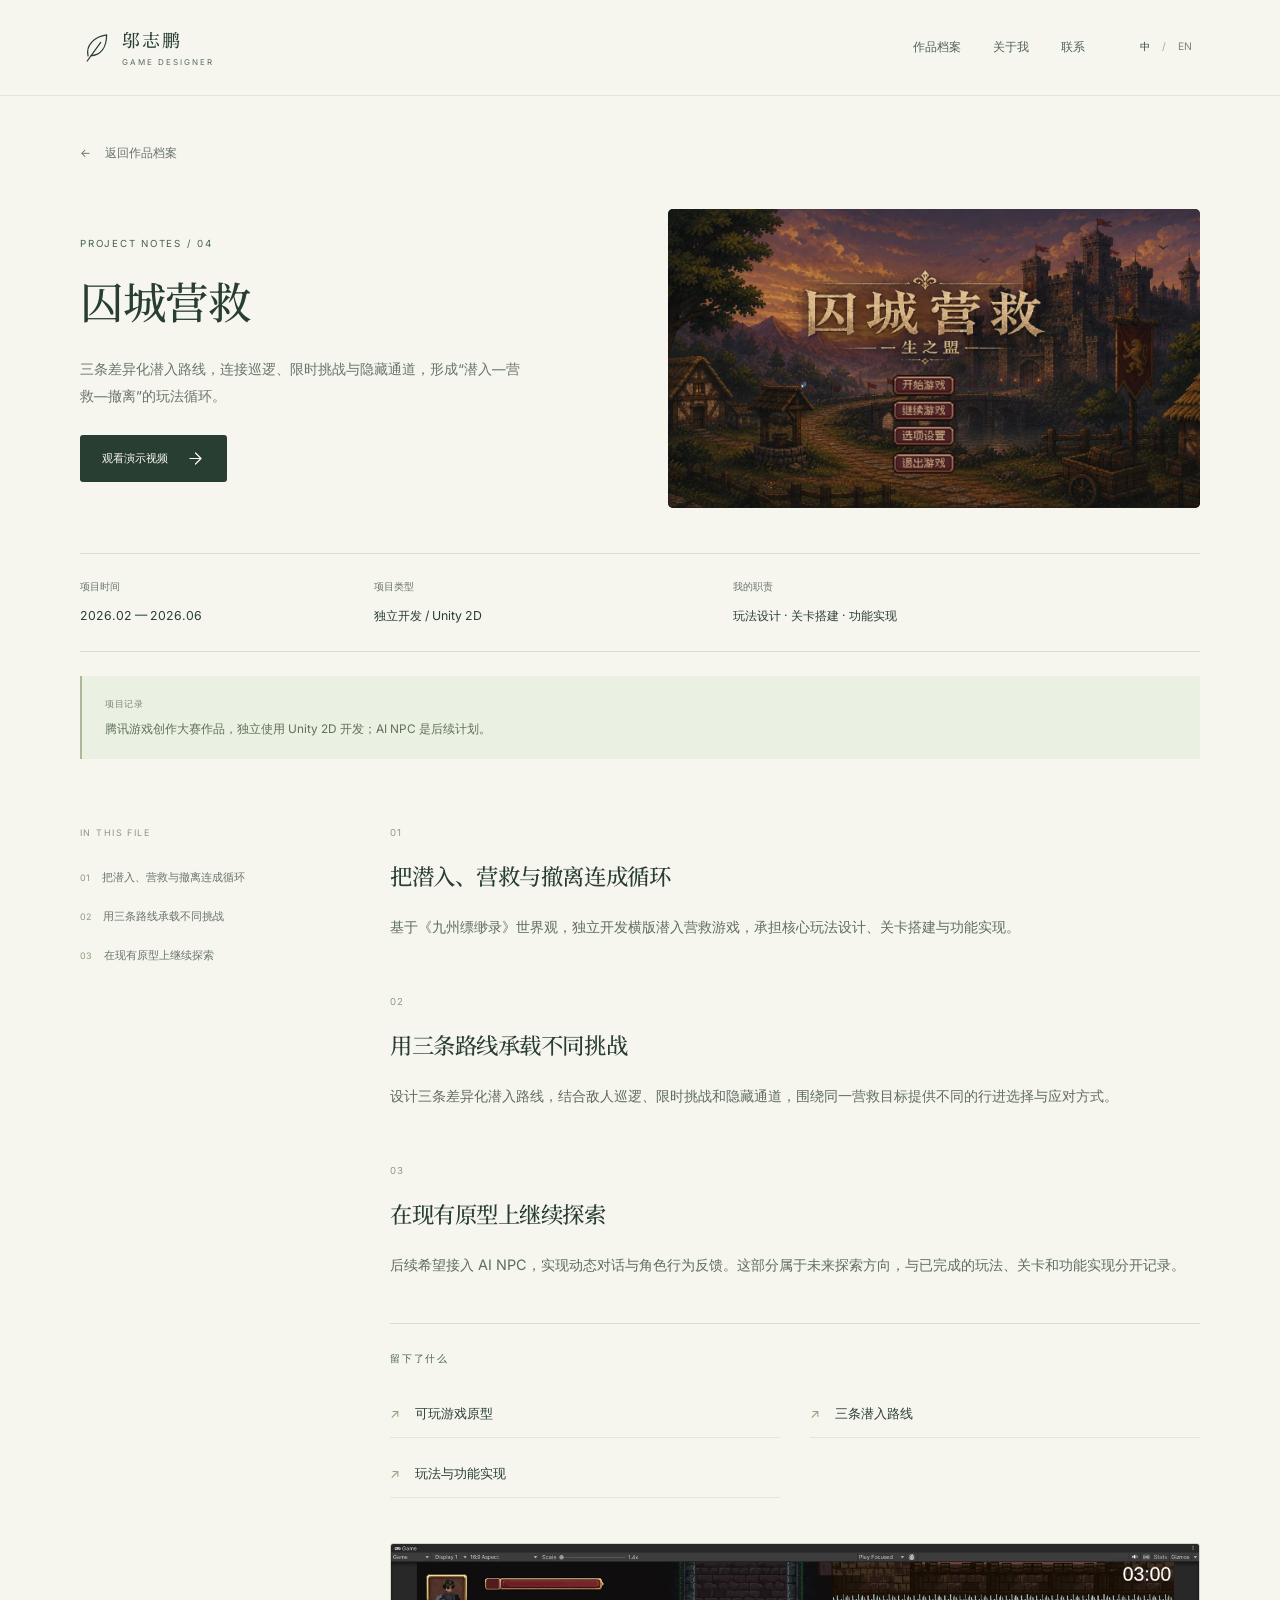
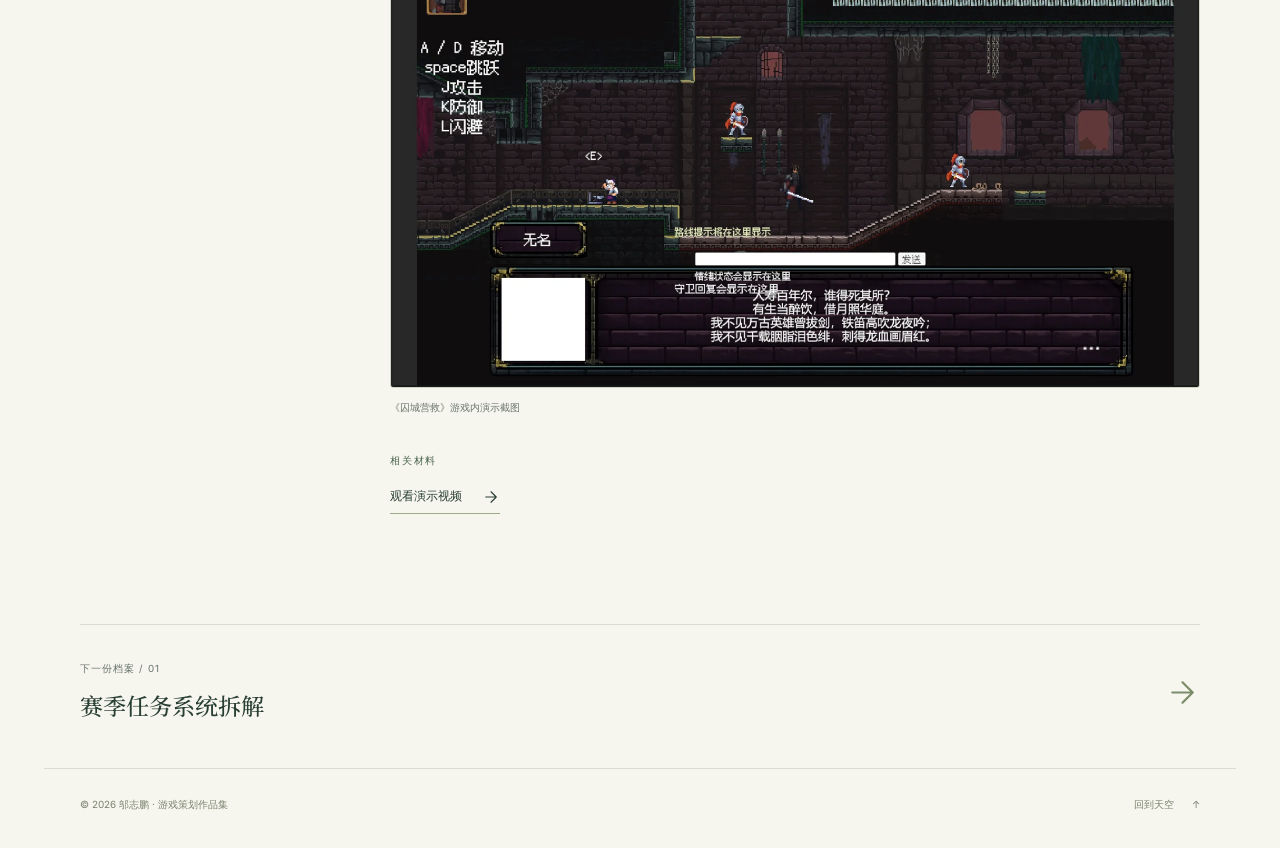
<file: projects/prison-rescue.html>
<!doctype html><html lang="zh-CN"><head><meta charset="utf-8"><meta name="viewport" content="width=device-width,initial-scale=1"><title>囚城营救 · 邬志鹏</title><meta name="description" content="三条差异化潜入路线，连接巡逻、限时挑战与隐藏通道，形成“潜入—营救—撤离”的玩法循环。"><meta name="theme-color" content="#f6f5ed"><link rel="icon" href="data:,"><link rel="preconnect" href="https://fonts.googleapis.com"><link rel="preconnect" href="https://fonts.gstatic.com" crossorigin><link href="https://fonts.googleapis.com/css2?family=Inter:wght@400;500;600&family=Noto+Serif+SC:wght@400;500;600&family=Playfair+Display:ital,wght@0,400;0,500;0,600;1,400&display=swap" rel="stylesheet"><link rel="stylesheet" href="../css/style.css"><meta property="og:type" content="website"><meta property="og:title" content="囚城营救 · 邬志鹏"><meta property="og:description" content="三条差异化潜入路线，连接巡逻、限时挑战与隐藏通道，形成“潜入—营救—撤离”的玩法循环。"><script>try{if(!true&&location.hash==='#projects'&&sessionStorage.getItem('portfolio-archive-return'))document.documentElement.classList.add('restoring');}catch{}</script><noscript><style>.restoring{visibility:visible!important}.archive-tabs{display:none}</style></noscript><script defer src="../js/content.js"></script><script defer src="../js/views.js"></script><script defer src="../js/main.js"></script></head><body data-page="detail" data-project="prison-rescue"><div id="app"><a class="skip-link" href="#main">跳到正文</a><header class="site-header is-solid"><div class="header-inner"><a class="brand" href="../index.html#home" aria-label="邬志鹏"><svg class="brand-leaf" viewBox="0 0 32 36" fill="none" aria-hidden="true"><path d="M6 28C3 15 14 5 28 3c0 15-7 24-19 25M5 34 21 12" stroke="currentColor" stroke-width="1.5" stroke-linecap="round" stroke-linejoin="round"/></svg><span>邬志鹏<small>GAME DESIGNER</small></span></a><nav class="main-nav" aria-label="页面导航"><a href="../index.html#projects" data-nav="projects">作品档案</a><a href="../index.html#about" data-nav="about">关于我</a><a href="../index.html#contact" data-nav="contact">联系</a></nav><div class="language-switch" role="group" aria-label="Language / 语言"><button type="button" data-language="zh" aria-pressed="true" aria-label="中文">中</button><span aria-hidden="true">/</span><button type="button" data-language="en" aria-pressed="false" aria-label="English">EN</button></div></div></header><main id="main" class="detail-main accent-earth"><div class="detail-container"><a class="back-link" href="../index.html#projects" data-back-to-archive><span aria-hidden="true">←</span>返回作品档案</a><div class="detail-hero"><div class="detail-intro"><p class="eyebrow">PROJECT NOTES / 04</p><h1>囚城营救</h1><p class="detail-summary">三条差异化潜入路线，连接巡逻、限时挑战与隐藏通道，形成“潜入—营救—撤离”的玩法循环。</p><div class="detail-links"><a class="button button-ink" href="https://www.bilibili.com/video/BV14Epn6cEx5/" target="_blank" rel="noopener noreferrer">观看演示视频<svg viewBox="0 0 24 24" fill="none" aria-hidden="true"><path d="M5 12h14M12 5l7 7-7 7" stroke="currentColor" stroke-width="1.5" stroke-linecap="round" stroke-linejoin="round"/></svg></a></div></div><div class="detail-cover"><div class="archive-art art-image"><img src="../images/prison-rescue-title.webp" width="1280" height="720" alt="《囚城营救》游戏标题画面" loading="lazy"></div></div></div><dl class="detail-facts"><div><dt>项目时间</dt><dd>2026.02 — 2026.06</dd></div><div><dt>项目类型</dt><dd>独立开发 / Unity 2D</dd></div><div><dt>我的职责</dt><dd>玩法设计 · 关卡搭建 · 功能实现</dd></div></dl><p class="scope-note"><span>项目记录</span>腾讯游戏创作大赛作品，独立使用 Unity 2D 开发；AI NPC 是后续计划。</p><div class="detail-editorial"><aside><span>IN THIS FILE</span><nav aria-label="内容结构"><a href="#note-1"><small>01</small>把潜入、营救与撤离连成循环</a><a href="#note-2"><small>02</small>用三条路线承载不同挑战</a><a href="#note-3"><small>03</small>在现有原型上继续探索</a></nav></aside><div class="detail-article"><section class="detail-block" id="note-1"><span class="block-number">01</span><h2>把潜入、营救与撤离连成循环</h2><p>基于《九州缥缈录》世界观，独立开发横版潜入营救游戏，承担核心玩法设计、关卡搭建与功能实现。</p></section><section class="detail-block" id="note-2"><span class="block-number">02</span><h2>用三条路线承载不同挑战</h2><p>设计三条差异化潜入路线，结合敌人巡逻、限时挑战和隐藏通道，围绕同一营救目标提供不同的行进选择与应对方式。</p></section><section class="detail-block" id="note-3"><span class="block-number">03</span><h2>在现有原型上继续探索</h2><p>后续希望接入 AI NPC，实现动态对话与角色行为反馈。这部分属于未来探索方向，与已完成的玩法、关卡和功能实现分开记录。</p></section><section class="deliverables"><p class="eyebrow">留下了什么</p><ul><li><span aria-hidden="true">↗</span>可玩游戏原型</li><li><span aria-hidden="true">↗</span>三条潜入路线</li><li><span aria-hidden="true">↗</span>玩法与功能实现</li></ul></section><figure class="gameplay-figure"><img src="../images/prison-rescue-gameplay.webp" loading="lazy" alt="《囚城营救》游戏内演示截图"><figcaption>《囚城营救》游戏内演示截图</figcaption></figure><div class="source-material"><p class="eyebrow">相关材料</p><a href="https://www.bilibili.com/video/BV14Epn6cEx5/" target="_blank" rel="noopener noreferrer">观看演示视频<svg viewBox="0 0 24 24" fill="none" aria-hidden="true"><path d="M5 12h14M12 5l7 7-7 7" stroke="currentColor" stroke-width="1.5" stroke-linecap="round" stroke-linejoin="round"/></svg></a></div></div></div><a class="next-project" href="delta-force.html"><span><small>下一份档案 / 01</small><strong>赛季任务系统拆解</strong></span><svg viewBox="0 0 24 24" fill="none" aria-hidden="true"><path d="M5 12h14M12 5l7 7-7 7" stroke="currentColor" stroke-width="1.5" stroke-linecap="round" stroke-linejoin="round"/></svg></a></div></main><footer class="site-footer"><span>© 2026 邬志鹏 · 游戏策划作品集</span><a href="../index.html#home">回到天空 <span aria-hidden="true">↑</span></a></footer></div></body></html>
</file>
<file: css/style.css>
*,*::before,*::after{box-sizing:border-box}
*{margin:0;padding:0}
:root{--paper:#f7f6ee;--paper-deep:#eeeee2;--ink:#283e33;--muted:#68746a;--green:#47634b;--line:#d8ddcf;--serif:'Noto Serif SC','Playfair Display',Georgia,serif;--sans:'Inter',-apple-system,BlinkMacSystemFont,'Microsoft YaHei',sans-serif}
html{background:var(--paper);color:var(--ink);font:16px/1.8 var(--sans);scroll-behavior:smooth;scroll-padding-top:100px}
html.restoring{visibility:hidden;scroll-behavior:auto!important}
body{min-width:320px}
button,input{font:inherit}
button,a{-webkit-tap-highlight-color:transparent}
button{cursor:pointer}
a{color:inherit;text-decoration:none}
img{max-width:100%;height:auto;display:block}
svg{display:block;flex-shrink:0}
a:focus-visible,button:focus-visible,[tabindex='0']:focus-visible{outline:2px solid #688258;outline-offset:6px}
::selection{background:#d3dfbe;color:#263b2e}
.skip-link{position:fixed;left:20px;top:-80px;z-index:200;padding:10px 20px;background:var(--paper);border:1px solid var(--green)}
.skip-link:focus{top:12px}
.site-header{position:fixed;inset:0 0 auto;z-index:50;height:96px;color:#fffef2;transition:background .25s,color .25s,border-color .25s;border-bottom:1px solid transparent}
.header-inner{height:100%;max-width:1440px;margin:auto;padding:0 6.5%;display:flex;align-items:center;gap:40px}
.brand{display:flex;align-items:center;gap:12px;margin-right:auto;font-family:var(--serif);font-size:1.12rem;line-height:1.5;font-weight:500;letter-spacing:.12em}
.brand-leaf{width:27px;height:31px}
.brand small{display:block;font:8px/1.6 var(--sans);letter-spacing:.25em;margin-top:3px;opacity:.75}
.main-nav{display:flex;gap:32px;font-size:.78rem}
.main-nav a{position:relative;padding:10px 0;opacity:.8}
.main-nav a:hover,.main-nav a[aria-current]{opacity:1}
.main-nav a[aria-current]::after{content:'';position:absolute;bottom:2px;left:calc(50% - 2px);width:4px;height:4px;border-radius:50%;background:currentColor}
.language-switch{display:flex;gap:7px;align-items:center;font-size:.65rem;margin-left:10px}
.language-switch button{border:0;background:none;color:inherit;padding:5px;opacity:.6}
.language-switch button[aria-pressed=true]{opacity:1}
.language-switch>span{opacity:.4}
.site-header.is-solid{color:var(--ink);background:rgba(247,246,238,.96);border-bottom-color:rgba(71,99,75,.12);backdrop-filter:blur(12px)}
.hero{position:relative;min-height:780px;height:100svh;max-height:1120px;overflow:hidden;isolation:isolate;color:#fffef1}
.hero-landscape,.hero-shade{position:absolute;inset:0;z-index:-2}
.hero-landscape{background:#6c9fb5 url('../images/meadow-sky.webp') center 58%/cover no-repeat}
.hero-shade{z-index:-1;background:linear-gradient(90deg,rgba(13,51,66,.38),rgba(17,55,68,.08) 58%,transparent),linear-gradient(180deg,rgba(11,48,64,.18),transparent 40%,rgba(21,49,23,.12))}
.hero::after{content:'';position:absolute;bottom:-1px;left:-5%;height:45px;width:110%;border-radius:50% 50% 0 0/100% 100% 0 0;background:var(--paper);pointer-events:none}
.hero-inner{position:relative;width:1120px;max-width:83%;margin:0 auto;padding-top:clamp(170px,24vh,270px)}
.hero-eyebrow{font-size:.6rem;letter-spacing:.28em;opacity:.9;margin-bottom:29px}
.hero h1{font-family:var(--serif);font-weight:400;line-height:1.2;text-shadow:0 2px 24px rgba(15,47,57,.12)}
.hero h1>span{display:block;font-size:1.65rem;letter-spacing:.08em;margin-bottom:18px}
.hero h1 strong{font-size:clamp(4.7rem,8vw,7.7rem);font-weight:500;letter-spacing:.04em;display:block}
.hero h1 strong .name-dot{font-family:'Playfair Display',Georgia,serif;color:#eee5b7;letter-spacing:0}
.hero-role{font-size:.77rem;letter-spacing:.15em;margin-top:29px}
.hero-description{font-size:.87rem;line-height:2;margin-top:15px;max-width:450px;color:rgba(255,254,241,.94);text-shadow:0 1px 4px rgba(14,51,64,.3)}
.hero-actions{display:flex;gap:29px;align-items:center;margin-top:32px}
.button{display:inline-flex;align-items:center;justify-content:space-between;gap:25px;min-height:47px;padding:12px 22px;border-radius:3px;font-size:.76rem;font-weight:500;line-height:1.5;transition:background .2s,transform .2s}
.button svg{width:19px;height:19px}
.button:hover{transform:translateY(-2px)}
.button-paper{background:#fbf8e9;color:#34533e;box-shadow:0 4px 20px rgba(26,55,42,.08)}
.button-paper:hover{background:white}
.button-ink{background:var(--ink);color:#fffdf0}
.button-ink:hover{background:#45634a}
.text-link{display:inline-flex;align-items:center;gap:15px;font-size:.75rem}
.text-link:hover{text-decoration:underline;text-underline-offset:5px}
.hero-note{position:absolute;right:9%;bottom:25%;font:1.1rem/2 var(--serif);letter-spacing:.06em;text-shadow:0 1px 9px rgba(23,48,46,.4);border-left:1px solid rgba(255,255,240,.4);padding-left:24px}
.hero-note small{display:block;font:.52rem/1.7 var(--sans);letter-spacing:.21em;margin-top:15px}
.hero-scroll{position:absolute;bottom:77px;left:8.5%;font-size:.62rem;letter-spacing:.07em;display:flex;gap:13px;align-items:center;text-shadow:0 1px 6px #446035}
.hero-scroll>span{font-size:1.15rem}
.hero-edition{position:absolute;right:8.5%;bottom:84px;font-size:.54rem;letter-spacing:.15em}
.content-section{max-width:1192px;padding-left:36px;padding-right:36px;margin-left:auto;margin-right:auto}
.archives{padding-top:115px;padding-bottom:115px;scroll-margin-top:0}
.section-intro{display:flex;justify-content:space-between;gap:48px;align-items:flex-end;padding-bottom:37px;border-bottom:1px solid var(--line);margin-bottom:45px}
.eyebrow{font-size:.61rem;letter-spacing:.18em;text-transform:uppercase;color:var(--green);display:flex;align-items:center;gap:13px}
.section-number{border:1px solid #bfcbb6;border-radius:50%;width:27px;height:27px;display:inline-flex;align-items:center;justify-content:center;font-size:.58rem;letter-spacing:0}
h2{font-family:var(--serif);font-size:2.55rem;line-height:1.5;font-weight:500;letter-spacing:-.02em}
.section-intro h2{margin-top:14px}
.section-description{max-width:330px;font-size:.81rem;color:var(--muted);line-height:1.95;padding-bottom:6px}
.archive-workspace{display:grid;grid-template-columns:330px minmax(0,1fr);gap:42px;align-items:start}
.index-hint{font-size:.67rem;color:var(--muted);margin-bottom:29px}
.archive-tabs{display:flex;flex-direction:column;gap:26px}
.accent-sage{--project-bg:#e1e8d9;--project-ink:#456246}
.accent-sky{--project-bg:#dce6e9;--project-ink:#4b6c79}
.accent-sand{--project-bg:#eae5d5;--project-ink:#7c7150}
.accent-earth{--project-bg:#e6ded0;--project-ink:#786048}
.archive-tab{position:relative;display:flex;align-items:center;gap:15px;text-align:left;width:100%;padding:24px 22px;background:var(--project-bg);border:1px solid transparent;border-radius:0 8px 8px 8px;color:var(--project-ink);transition:transform .2s,border-color .2s,box-shadow .2s;min-height:105px}
.archive-tab::before{content:'';position:absolute;top:-12px;left:-1px;height:13px;width:95px;border:1px solid transparent;border-bottom:0;border-radius:8px 16px 0 0;background:inherit;pointer-events:none}
.archive-tab.is-selected,.archive-tab:hover{border-color:var(--project-ink);transform:translateX(4px)}
.archive-tab.is-selected::before,.archive-tab:hover::before{border-color:var(--project-ink)}
.archive-tab.is-selected{box-shadow:5px 7px 0 rgba(60,83,59,.05)}
.tab-number{font-size:.65rem;align-self:flex-start;opacity:.75;margin-top:2px}
.tab-text{flex:1;min-width:0}
.tab-text small{display:block;font-size:.56rem;line-height:1.6;opacity:.85;margin-bottom:5px}
.tab-text strong{font-family:var(--serif);font-size:.97rem;line-height:1.5;font-weight:500;display:block}
.tab-arrow{font-size:1.2rem;opacity:.45}
.is-selected .tab-arrow{opacity:1}
.index-note{color:var(--muted);font-size:.56rem;letter-spacing:.13em;margin-top:38px;line-height:2}
.index-note span{letter-spacing:0;font-size:.65rem}
.project-showcase{position:relative;border:1px solid #d3d9c8;border-radius:9px;background:#fdfcf5;padding:20px 24px 30px;box-shadow:9px 11px 0 rgba(85,103,75,.035);min-width:0;min-height:755px}
.project-showcase::before{content:'';position:absolute;top:-8px;right:34px;width:68px;height:20px;transform:rotate(5deg);background:rgba(206,186,127,.27);pointer-events:none}
.showcase-topline{display:flex;justify-content:space-between;font-size:.54rem;color:var(--muted);letter-spacing:.13em;margin-bottom:17px}
.showcase-topline span:last-child{letter-spacing:.03em}
.archive-art{aspect-ratio:1.94;position:relative;overflow:hidden;display:flex;align-items:center;justify-content:center;flex-direction:column;background:var(--project-bg);color:var(--project-ink);border-radius:4px;padding:34px 25px}
.art-label{position:absolute;top:15px;left:18px;font-size:.48rem;letter-spacing:.15em;opacity:.8}
.art-caption{position:absolute;bottom:15px;left:20px;right:20px;font-size:.54rem;text-align:center;letter-spacing:.03em}
.system-map{width:100%;max-width:360px;display:flex;flex-direction:column;align-items:center;gap:16px}
.system-core{text-align:center;font:2.7rem/1.15 'Playfair Display',var(--serif);letter-spacing:.05em}
.system-core small{display:block;font:.48rem/1.7 var(--sans);margin-top:6px;letter-spacing:.11em}
.system-modules{display:grid;grid-template-columns:repeat(4,minmax(0,1fr));gap:7px;width:100%;position:relative;padding-top:10px}
.system-modules::before{content:'';position:absolute;height:1px;width:75%;left:12.5%;top:0;background:rgba(69,98,70,.24)}
.system-modules span{position:relative;display:flex;align-items:center;justify-content:center;min-height:30px;padding:5px 3px;border:1px solid rgba(69,98,70,.19);font-size:.53rem;background:rgba(255,255,245,.25);text-align:center;line-height:1.3}
.system-modules span::before{content:'';position:absolute;width:1px;height:11px;top:-11px;left:50%;background:rgba(69,98,70,.24)}
.art-crayon{background:#e6ebeb}
.crayon-colors{position:absolute;display:flex;gap:7px;top:25%;right:17%;opacity:.65}
.crayon-colors i{height:105px;width:19px;border-radius:65% 65% 4px 4px;transform:rotate(20deg);background:#86a9be}
.crayon-colors i:nth-child(2){background:#a5b79a;transform:rotate(29deg) translateY(8px)}
.crayon-colors i:nth-child(3){background:#cc9b95;transform:rotate(39deg) translateY(12px)}
.crayon-wordmark{position:relative;align-self:flex-start;margin-left:7%;font:1.7rem/1.4 'Playfair Display',Georgia,serif;color:#496572}
.crayon-wordmark em{font-weight:400}
.art-levels>strong{font:2.7rem/1.4 var(--serif);letter-spacing:.12em;font-weight:400}
.level-words{display:flex;gap:12px;align-items:center;margin-top:15px;font-size:.62rem;letter-spacing:.08em}
.level-words i{font-style:normal;opacity:.45}
.art-image{padding:0;background:#352d2a;aspect-ratio:16/9}
.art-image img{width:100%;height:100%;object-fit:contain}
.showcase-copy{padding:24px 5px 0}
.showcase-copy .eyebrow{font-size:.56rem;letter-spacing:.06em}
.showcase-copy h3{font:500 1.65rem/1.5 var(--serif);margin:10px 0 15px;letter-spacing:-.01em}
.project-summary{color:var(--muted);font-size:.8rem;line-height:1.95}
.project-facts{margin:24px 0 26px;padding-top:18px;border-top:1px solid var(--line)}
.project-facts>div{display:grid;grid-template-columns:65px 1fr;gap:13px;margin-bottom:13px}
dt{font-size:.66rem;color:var(--muted);font-weight:400}
dd{font-size:.73rem;line-height:1.8}
.output-tags{display:flex;flex-wrap:wrap;gap:5px}
.output-tags span{padding:3px 8px;background:#edf0e6;color:#52644c;border-radius:2px;font-size:.58rem}
.project-detail-link{width:100%}
.about-section{background:var(--paper-deep);padding:105px 0 85px;border-top:1px solid #e0e3d5;border-bottom:1px solid #e0e3d5}
.about-inner{display:grid;grid-template-columns:minmax(0,1.35fr) minmax(0,1fr);gap:100px;align-items:center}
.about-heading h2{margin-top:18px;margin-bottom:25px}
.about-heading>p:not(.eyebrow){font-size:.86rem;line-height:2;color:#5b695e;margin-bottom:16px}
.profile-note{position:relative;padding:36px 37px;background:#faf9ef;border:1px solid #d7dccc;box-shadow:8px 9px 0 rgba(80,92,65,.045);transform:rotate(1.4deg)}
.note-pin{width:55px;height:18px;background:#d8d0a6;opacity:.55;position:absolute;top:-9px;left:calc(50% - 28px);transform:rotate(-6deg)}
.note-heading{font-size:.6rem;letter-spacing:.18em;padding-bottom:18px;border-bottom:1px solid var(--line);margin-bottom:22px}
.profile-note dl>div{margin-bottom:23px}
.profile-note dt{font-size:.61rem;margin-bottom:7px;color:#77806b}
.profile-note dd{font-size:.77rem}
.profile-note dd small{display:block;font-size:.61rem;margin-top:5px;color:var(--muted)}
.note-signature{font:italic 1.5rem/1.2 'Playfair Display',Georgia,serif;color:#829171;display:block;text-align:right;margin-top:8px}
.skill-strip{display:grid;grid-template-columns:repeat(3,minmax(0,1fr));gap:43px;margin-top:68px}
.skill-strip article{border-top:1px solid #c8d0be;padding-top:20px}
.skill-strip article>span{font-size:.6rem;color:#8b997a}
.skill-strip h3{font:500 1.1rem/1.7 var(--serif);margin:11px 0}
.skill-strip p{font-size:.76rem;line-height:1.95;color:var(--muted)}
.contact-section{padding-top:110px;padding-bottom:95px}
.contact-section h2{margin:22px 0;font-size:2.7rem}
.contact-section>p:not(.eyebrow){font-size:.85rem;color:var(--muted)}
.email-row{display:flex;gap:30px;align-items:center;margin-top:36px;flex-wrap:wrap}
.contact-email{font:500 clamp(1.4rem,3.5vw,2.4rem)/1.6 'Playfair Display',Georgia,serif;display:inline-flex;gap:29px;align-items:center;letter-spacing:-.01em;overflow-wrap:anywhere}
.contact-email>span{font-size:1.8rem;color:#83906f}
.copy-email{border:1px solid #c8cfbd;background:transparent;color:#627157;padding:8px 15px;border-radius:3px;font-size:.66rem}
.copy-email:hover{background:#e9eede}
.contact-subrow{display:flex;gap:25px;align-items:center;margin-top:14px;font-size:.71rem;color:var(--muted)}
.copy-status{color:var(--green)}
.site-footer{max-width:1192px;padding:27px 36px 34px;margin:auto;border-top:1px solid var(--line);font-size:.62rem;color:#79816f;display:flex;justify-content:space-between;gap:25px;align-items:center}
.site-footer a{display:flex;gap:18px;align-items:center}
.noscript-projects{margin-top:30px;padding:25px;border:1px solid var(--line)}
.noscript-projects a{display:flex;gap:20px;padding:10px 0;font-size:.8rem}
.noscript-projects svg{width:18px}
.detail-main{padding:137px 0 0}
.detail-container{max-width:1192px;margin:auto;padding:0 36px}
.back-link{display:inline-flex;align-items:center;gap:14px;font-size:.72rem;color:var(--muted);margin-bottom:45px}
.back-link:hover{color:var(--ink)}
.detail-hero{display:grid;grid-template-columns:minmax(0,1fr) minmax(0,1fr);gap:56px;align-items:center;margin-bottom:45px}
.detail-intro h1{font:500 clamp(2.15rem,3.4vw,3.35rem)/1.5 var(--serif);letter-spacing:-.03em;margin:16px 0 22px;overflow-wrap:anywhere}
.detail-summary{font-size:.85rem;color:var(--muted);line-height:2;max-width:450px}
.detail-links{margin-top:25px;display:flex;gap:15px;flex-wrap:wrap}
.detail-links .button{font-size:.7rem;gap:18px}
.detail-cover{min-width:0}
.detail-cover .archive-art{aspect-ratio:1.4;border-radius:5px}
.detail-cover .art-image{aspect-ratio:16/9}
.detail-cover .art-caption{font-size:.57rem}
.detail-cover .system-map{gap:23px}
.detail-cover .system-core{font-size:3.8rem}
.detail-cover .system-core small{font-size:.55rem}
.detail-cover .system-modules span{font-size:.62rem;padding:10px 3px}
.detail-cover .crayon-wordmark{font-size:2.2rem;margin-left:3%}
.detail-cover .crayon-colors{right:15%}
.detail-facts{display:grid;grid-template-columns:1fr 1.25fr 1.8fr;gap:35px;padding:24px 0;border-top:1px solid var(--line);border-bottom:1px solid var(--line)}
.detail-facts dt{font-size:.62rem;margin-bottom:9px}
.detail-facts dd{font-size:.77rem}
.scope-note{padding:19px 23px;margin:24px 0 57px;font-size:.74rem;line-height:1.9;color:#5f705b;background:#eaf0e2;border-left:2px solid #aaba97}
.scope-note>span{font-size:.58rem;letter-spacing:.08em;display:block;margin-bottom:5px;opacity:.8}
.detail-editorial{display:grid;grid-template-columns:240px minmax(0,1fr);gap:70px;align-items:start}
.detail-editorial aside{position:sticky;top:135px}
.detail-editorial aside>span{font-size:.56rem;color:#8c9681;letter-spacing:.16em}
.detail-editorial aside nav{display:flex;flex-direction:column;gap:20px;margin-top:23px}
.detail-editorial aside a{font-size:.67rem;display:flex;gap:12px;align-items:baseline;color:var(--muted)}
.detail-editorial aside a:hover{color:var(--green)}
.detail-editorial aside small{font-size:.56rem;color:#8d9b80}
.detail-block{margin-bottom:43px;scroll-margin-top:125px}
.block-number{font-size:.6rem;color:#8d9b80;letter-spacing:.08em}
.detail-block h2{font-size:1.4rem;margin:11px 0 18px;line-height:1.7}
.detail-block p{font-size:.9rem;line-height:2.1;color:#5e6c60}
.deliverables{padding-top:26px;border-top:1px solid var(--line);margin-top:6px}
.deliverables ul{list-style:none;display:grid;grid-template-columns:repeat(2,minmax(0,1fr));gap:12px 30px;margin-top:22px}
.deliverables li{font-size:.8rem;padding:12px 0;border-bottom:1px solid #e3e7d9;display:flex;gap:15px;align-items:center}
.deliverables li>span{color:#8da17b}
.gameplay-figure{margin:45px 0 25px}
.gameplay-figure img{width:100%;height:auto;border:1px solid #cfd5c6;border-radius:3px}
.gameplay-figure figcaption{font-size:.64rem;color:var(--muted);margin-top:10px}
.source-material{margin:35px 0}
.source-material a{display:inline-flex;gap:20px;align-items:center;border-bottom:1px solid #9cab8b;font-size:.78rem;margin-top:16px;padding-bottom:5px}
.source-material svg{width:18px;height:18px}
.next-project{display:flex;justify-content:space-between;align-items:center;gap:30px;padding:35px 0 42px;border-top:1px solid var(--line);margin-top:75px}
.next-project small{display:block;font-size:.61rem;letter-spacing:.1em;color:var(--muted);margin-bottom:9px}
.next-project strong{font:500 1.45rem/1.7 var(--serif)}
.next-project>svg{width:35px;height:35px;color:#7b8c6a}
html[lang=en] .hero h1 strong{font-size:clamp(4rem,7vw,7rem);letter-spacing:-.03em;font-family:'Playfair Display',Georgia,serif}
html[lang=en] .hero-note{font-family:'Playfair Display',Georgia,serif}
html[lang=en] h2{font-family:'Playfair Display',Georgia,serif}
@media(min-width:1600px){.hero-inner{padding-top:26vh}.hero-note{right:12%;bottom:28%}}
@media(max-width:1024px){
 .header-inner{padding:0 5%;gap:25px}.main-nav{gap:24px}
 .hero-inner{max-width:86%;padding-top:23vh}.hero-note{right:7%;font-size:.9rem;bottom:21%}
 .archive-workspace{grid-template-columns:275px minmax(0,1fr);gap:28px}
 .archive-tab{padding:21px 16px;gap:12px}.tab-text strong{font-size:.85rem}.tab-text small{font-size:.5rem}
 .project-showcase{padding:18px 18px 25px}.archive-art{padding:32px 15px}.system-modules{gap:4px}.system-modules span{font-size:.48rem}.system-map{gap:13px}
 .about-inner{gap:50px}.profile-note{padding:30px 25px}.detail-hero{gap:30px}.detail-editorial{grid-template-columns:200px minmax(0,1fr);gap:40px}
 .detail-cover .crayon-wordmark{font-size:1.7rem}.detail-cover .system-core{font-size:3rem}
}
@media(max-width:760px){
 html{scroll-padding-top:105px}.site-header{height:90px}.header-inner{padding:0 22px;gap:16px;flex-wrap:wrap;align-content:center;row-gap:5px}.brand{font-size:.9rem;gap:8px;line-height:1.4}.brand-leaf{width:20px;height:24px}.brand small{font-size:6px;margin-top:2px}.main-nav{order:3;width:100%;justify-content:center;gap:32px;font-size:.64rem;line-height:1.6}.main-nav a{padding:5px 0}.main-nav a[aria-current]::after{bottom:0}.language-switch{margin-left:0;font-size:.6rem;gap:5px}
 .hero{height:94svh;min-height:720px;max-height:1000px}.hero-landscape{background-position:57% center}.hero-shade{background:linear-gradient(90deg,rgba(13,51,66,.2),rgba(17,55,68,.02)),linear-gradient(180deg,rgba(11,48,64,.18),transparent 50%)}
 .hero-inner{max-width:100%;width:auto;margin:0 28px;padding-top:180px;text-align:center}.hero-eyebrow{font-size:.5rem;letter-spacing:.18em;margin-bottom:31px}.hero h1>span{font-size:1.15rem;letter-spacing:.08em;margin-bottom:16px}.hero h1 strong{font-size:4.4rem}.hero-role{font-size:.64rem;margin-top:24px;letter-spacing:.06em}.hero-description{font-size:.73rem;line-height:2;margin:15px auto 0;max-width:310px}.hero-description br{display:none}.hero-actions{justify-content:center;gap:20px;margin-top:27px}.button{font-size:.67rem;min-height:43px;gap:16px;padding:11px 16px}.button svg{width:17px;height:17px}.text-link{font-size:.65rem;gap:10px}.hero-note{display:none}.hero-scroll{left:50%;transform:translateX(-50%);bottom:73px;font-size:.54rem;white-space:nowrap}.hero-edition{display:none}.hero::after{height:30px}
 .content-section{padding-left:23px;padding-right:23px}.archives{padding-top:65px;padding-bottom:68px}.section-intro{display:block;margin-bottom:27px;padding-bottom:25px}.section-intro h2{font-size:1.9rem;margin-top:13px}.eyebrow{font-size:.52rem;letter-spacing:.14em;gap:10px}.section-number{width:24px;height:24px;font-size:.52rem}.section-description{font-size:.74rem;max-width:100%;margin-top:17px;padding:0;line-height:1.95}.archive-workspace{display:block}.index-hint{font-size:.59rem;margin-bottom:20px}
 .archive-tabs{display:flex;flex-direction:row;overflow-x:auto;gap:13px;padding:13px 4px 14px;scrollbar-width:thin;scrollbar-color:#b9c8ad transparent;scroll-snap-type:x proximity}.archive-tab{flex:0 0 200px;width:200px;min-height:86px;padding:18px 15px;gap:10px;scroll-snap-align:start}.archive-tab.is-selected,.archive-tab:hover{transform:none}.archive-tab::before{width:70px;top:-10px;height:11px}.tab-number{font-size:.55rem}.tab-text strong{font-size:.8rem}.tab-text small{font-size:.46rem}.tab-arrow{font-size:1rem}.index-note{display:none}.project-showcase{margin-top:22px;padding:17px 17px 24px;min-height:680px}.showcase-topline{font-size:.47rem;margin-bottom:15px}.archive-art{aspect-ratio:1.5;padding:32px 14px}.art-label{font-size:.4rem;top:12px;left:13px}.art-caption{font-size:.47rem;bottom:12px;left:10px;right:10px}.system-core{font-size:2.5rem}.system-core small{font-size:.43rem}.system-modules span{font-size:.48rem}.system-modules{gap:4px}.crayon-wordmark{font-size:1.4rem;margin-left:4%}.crayon-colors{right:14%;top:24%}.crayon-colors i{height:80px;width:15px}.art-levels>strong{font-size:2.2rem}.level-words{font-size:.52rem;gap:9px}.art-image{aspect-ratio:16/9}.showcase-copy{padding:22px 2px 0}.showcase-copy .eyebrow{font-size:.51rem}.showcase-copy h3{font-size:1.45rem;margin:10px 0 14px}.project-summary{font-size:.77rem;line-height:2}.project-facts{margin-top:21px}.project-facts>div{grid-template-columns:53px 1fr;gap:8px}dt{font-size:.6rem}dd{font-size:.69rem}.output-tags span{font-size:.54rem;padding:3px 6px}.project-detail-link{font-size:.7rem}
 .about-section{padding:65px 0 55px}.about-inner{display:block}.about-heading h2{font-size:1.8rem;margin:18px 0 24px}.about-heading>p:not(.eyebrow){font-size:.79rem;line-height:2.05}.profile-note{margin:35px 7px 0;padding:28px 29px;transform:rotate(.8deg)}.profile-note dd{font-size:.75rem}.profile-note dl>div{margin-bottom:19px}.note-signature{font-size:1.4rem}.skill-strip{grid-template-columns:1fr;gap:25px;margin-top:43px}.skill-strip article{position:relative;padding:19px 0 0 36px}.skill-strip article>span{position:absolute;top:24px;left:0}.skill-strip h3{font-size:1rem;margin:0 0 9px}.skill-strip p{font-size:.74rem}.contact-section{padding-top:65px;padding-bottom:55px}.contact-section h2{font-size:1.85rem;margin:20px 0}.contact-section>p:not(.eyebrow){font-size:.76rem}.email-row{gap:17px;margin-top:25px}.contact-email{font-size:1.45rem;gap:14px}.contact-email>span{font-size:1.3rem}.copy-email{padding:7px 12px;font-size:.62rem}.contact-subrow{gap:15px;font-size:.66rem;align-items:flex-start}.copy-status{max-width:180px}.site-footer{padding:23px;font-size:.51rem;gap:20px}.site-footer a{gap:9px;white-space:nowrap}
 .detail-main{padding-top:122px}.detail-container{padding:0 23px}.back-link{font-size:.66rem;margin-bottom:31px;gap:10px}.detail-hero{display:flex;flex-direction:column;gap:28px;align-items:stretch;margin-bottom:30px}.detail-intro h1{font-size:2.2rem;margin:16px 0 18px;line-height:1.45}.detail-summary{font-size:.79rem}.detail-links{margin-top:21px}.detail-cover .archive-art{aspect-ratio:1.55}.detail-cover .art-image{aspect-ratio:16/9}.detail-cover .crayon-wordmark{font-size:1.6rem}.detail-cover .system-core{font-size:2.8rem}.detail-cover .system-core small{font-size:.45rem}.detail-cover .system-modules span{font-size:.51rem;padding:7px 2px}.detail-cover .system-map{gap:17px}.detail-cover .art-caption{font-size:.49rem}.detail-facts{grid-template-columns:1fr 1fr;gap:20px;padding:21px 0}.detail-facts>div:last-child{grid-column:1/-1}.detail-facts dt{font-size:.57rem;margin-bottom:5px}.detail-facts dd{font-size:.73rem}.scope-note{font-size:.69rem;padding:17px 18px;margin:20px 0 37px}.detail-editorial{display:block}.detail-editorial aside{position:static;padding-bottom:22px;border-bottom:1px solid var(--line);margin-bottom:30px}.detail-editorial aside nav{gap:10px;margin-top:13px}.detail-editorial aside a{font-size:.64rem}.detail-block{margin-bottom:34px;scroll-margin-top:110px}.detail-block h2{font-size:1.2rem;margin:9px 0 14px}.detail-block p{font-size:.82rem;line-height:2.1}.deliverables{padding-top:22px}.deliverables ul{gap:9px 22px;margin-top:18px}.deliverables li{font-size:.69rem;gap:10px;padding:10px 0}.gameplay-figure{margin-top:30px}.source-material{margin:30px 0}.source-material a{font-size:.73rem}.next-project{padding:26px 0 33px;margin-top:45px}.next-project strong{font-size:1.2rem}.next-project small{font-size:.55rem}.next-project>svg{width:25px;height:25px}
 html[lang=en] .hero h1 strong{font-size:3.6rem;letter-spacing:-.03em}html[lang=en] .hero h1>span{font-size:1.2rem}html[lang=en] .hero-role{font-size:.62rem}html[lang=en] .hero-actions{gap:16px}html[lang=en] .hero-actions .button{font-size:.62rem;padding:11px 13px;gap:10px}html[lang=en] .hero-actions .text-link{font-size:.59rem}
}
@media(prefers-reduced-motion:reduce){html{scroll-behavior:auto}*,*::before,*::after{transition:none!important;animation:none!important;scroll-behavior:auto!important}}
</file>
